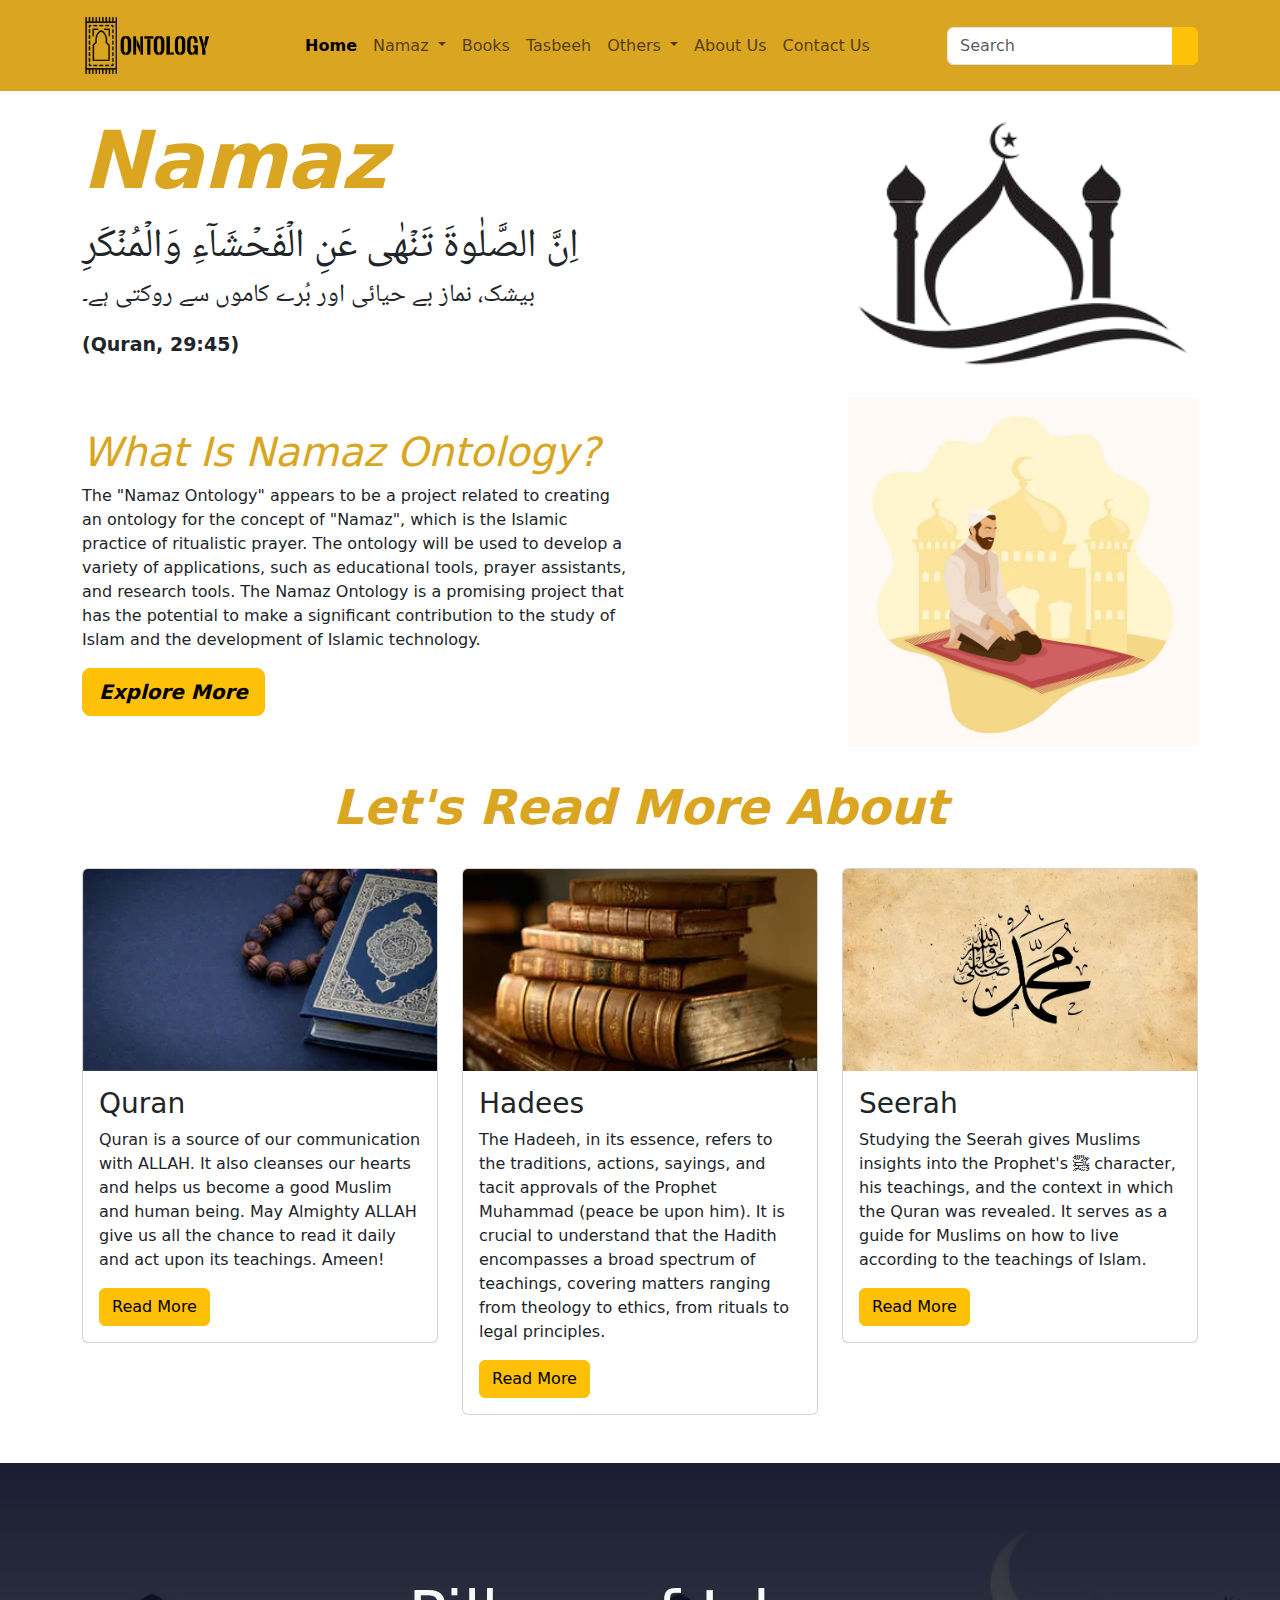
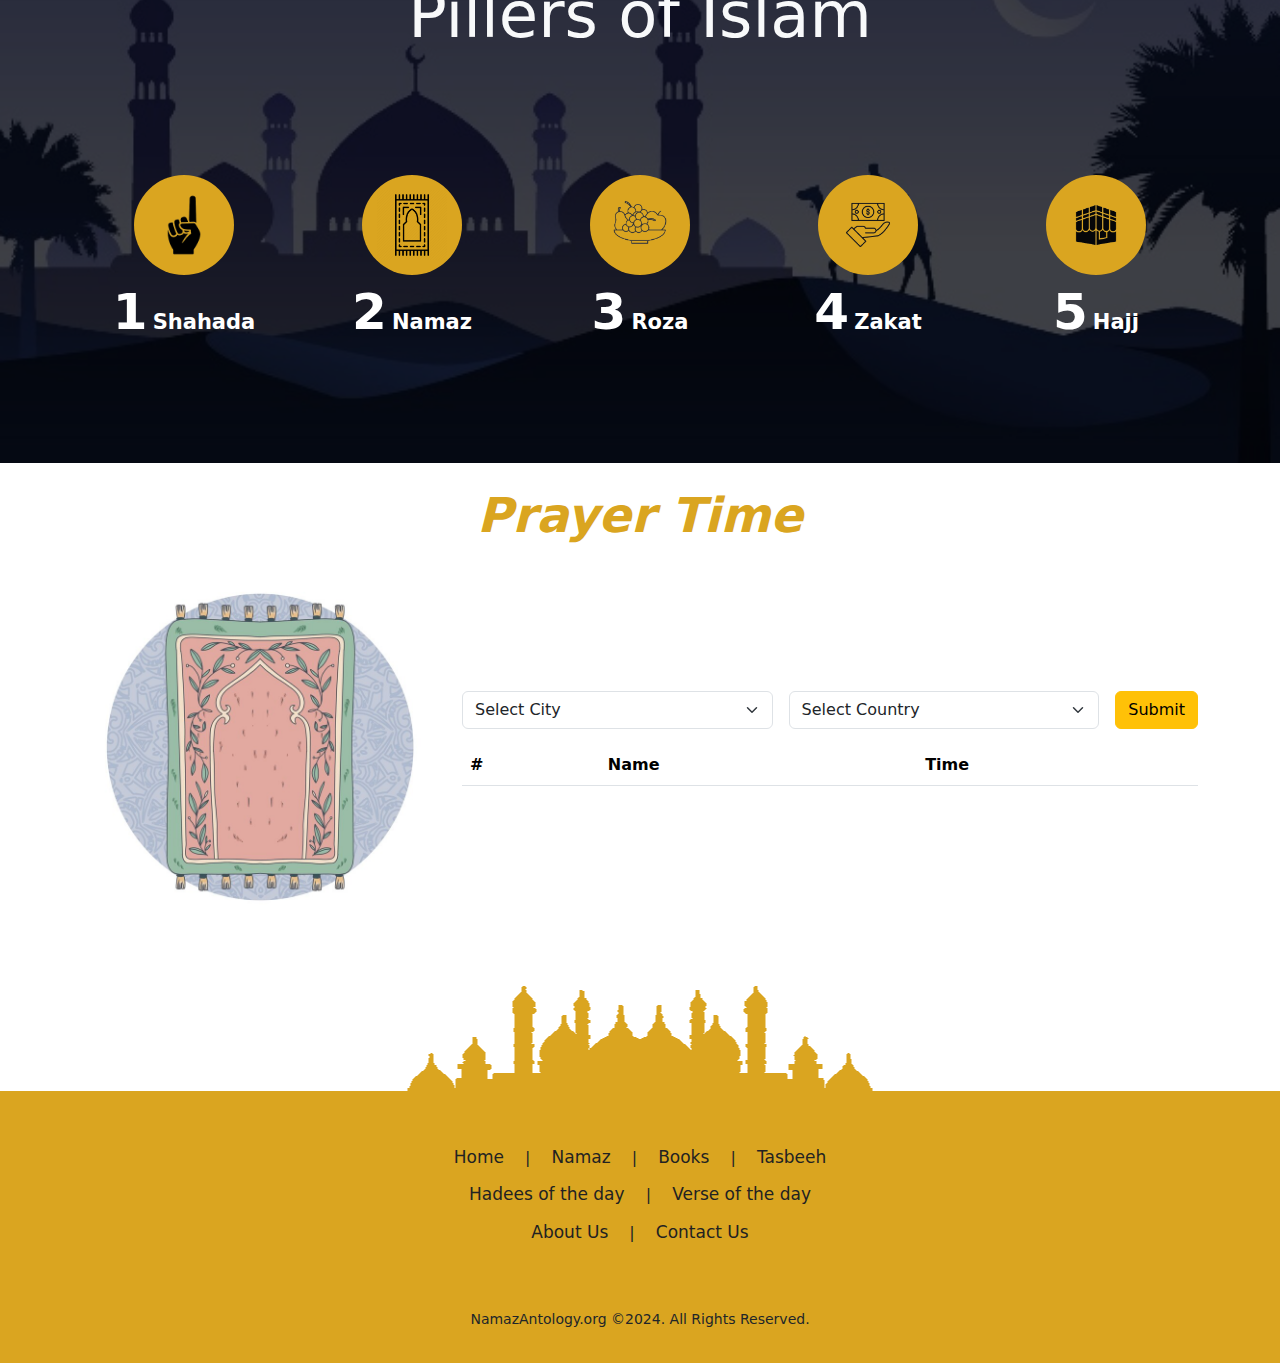
<file: index.html>
<!DOCTYPE html>
<html lang="en">

<head>
  <meta charset="UTF-8">
  <meta name="viewport" content="width=device-width, initial-scale=1.0">
  <title>Namaz Ontology</title>
  <!-- css -->
  <link rel="stylesheet" href="https://cdnjs.cloudflare.com/ajax/libs/font-awesome/6.5.1/css/all.min.css"
    integrity="sha512-DTOQO9RWCH3ppGqcWaEA1BIZOC6xxalwEsw9c2QQeAIftl+Vegovlnee1c9QX4TctnWMn13TZye+giMm8e2LwA=="
    crossorigin="anonymous" referrerpolicy="no-referrer" />
  <link rel="stylesheet" href="css/bootstrap.css">
  <link rel="stylesheet" href="css/style.css">
  <link rel="stylesheet" href="css/respossive.css">
  <!-- jquery -->
  <script src="js/jquery-3.7.1.js"></script>
</head>

<body>
  <!-- navbar -->
  <nav class="navbar navbar-expand-lg" id="myNavbar">
    <div class="container">
      <a class="navbar-brand fw-bold" href="index.html">
        <img src="img/logo.png" alt="">
      </a>
      <button class="navbar-toggler" type="button" data-bs-toggle="collapse" data-bs-target="#navbarContent">
        <span class="navbar-toggler-icon"></span>
      </button>
      <div class="collapse navbar-collapse" id="navbarContent">
        <ul class="navbar-nav mx-auto mb-2 mb-lg-0">
          <li class="nav-item">
            <a class="nav-link active" href="index.html">Home</a>
          </li>
          <li class="nav-item dropdown">
            <a class="nav-link dropdown-toggle" href="#" role="button" data-bs-toggle="dropdown" aria-expanded="false">
              Namaz
            </a>
            <ul class="dropdown-menu">
              <li><a class="dropdown-item" href="#prayers_time">Prayers Time</a></li>
              <li><a class="dropdown-item text-end font-urdu" href="namaz.html#namaz_ke_farz">نماز کے فرائض</a></li>
              <li><a class="dropdown-item text-end font-urdu" href="namaz.html#wozoo_ke_farz">وضو کے فرائض</a></li>
              <li><a class="dropdown-item text-end font-urdu" href="namaz.html#ghusal_ke_farz">غسل کے فرائض</a></li>
              <li><a class="dropdown-item text-end font-urdu" href="namaz.html#namaz_ka_tarika">نماز کا طریقہ</a></li>
              <li><a class="dropdown-item text-end font-urdu" href="namaz.html#wazoo_ka_tarika">وضو کا طریقہ</a></li>
              <li><a class="dropdown-item" href="namaz.html#other_content">Other Related Content</a></li>
            </ul>
          </li>
          <li class="nav-item">
            <a class="nav-link" href="books.html">Books</a>
          </li>
          <li class="nav-item">
            <a class="nav-link" href="tasbeeh.html">Tasbeeh</a>
          </li>
          <li class="nav-item dropdown">
            <a class="nav-link dropdown-toggle" href="#" role="button" data-bs-toggle="dropdown" aria-expanded="false">
              Others
            </a>
            <ul class="dropdown-menu">
              <li><a class="dropdown-item" href="others.html#ayat_of_the_day">Quranic verse of the day</a></li>
              <li><a class="dropdown-item" href="others.html#hadees_of_the_day">Hadees of the day</a></li>
              <li><a class="dropdown-item" href="scholars.html">Islamic scholars</a></li>
            </ul>
          </li>
          <li class="nav-item">
            <a class="nav-link" href="about.html">About Us</a>
          </li>
          <li class="nav-item">
            <a class="nav-link" href="contact.html">Contact Us</a>
          </li>
        </ul>
        <form class="input-group w-auto" role="search">
          <input class="form-control" type="search" placeholder="Search">
          <button class="btn btn-warning" type="submit">
            <i class="fa-solid fa-magnifying-glass"></i>
          </button>
        </form>
      </div>
    </div>
  </nav>


  <!--  -->
  <div class="container pt-3" id="home_section1">
    <div class="row align-items-center">
      <div class="col-12 col-sm-8 col-lg-6">
        <div class="">
          <h1 class="heading-main display-1">Namaz</h1>
          <p class="ayat">
            اِنَّ الصَّلٰوةَ تَنۡهٰى عَنِ الۡفَحۡشَآءِ وَالۡمُنۡكَرِ
          </p>
          <p class="ayat-urdu">
            بیشک، نماز بے حیائی اور بُرے کاموں سے روکتی ہے۔
          </p>
          <p class="ayat-ref">
            (Quran, 29:45)
          </p>
        </div>
      </div>
      <div class="col-12 col-sm-4 col-lg-6 order-first order-sm-last">
        <div class="text-center text-sm-end">
          <img src="img/masjid.png" class="w-100" style="max-width: 350px;">
        </div>
      </div>
    </div>
  </div>


  <!--  -->
  <div class="container py-3">
    <div class="row align-items-center row-cols-1 row-cols-md-2">
      <div class="col">
        <div class="">
          <h1 class="text-gold fst-italic">
            What Is Namaz Ontology?
          </h1>
          <p>
            The "Namaz Ontology" appears to be a project related to creating an ontology for the concept of "Namaz", which is the Islamic practice of ritualistic prayer. The ontology will be used to develop a variety of applications, such as educational tools, prayer assistants, and research tools. The Namaz Ontology is a promising project that has the potential to make a significant contribution to the study of Islam and the development of Islamic technology.
          </p>
          <a href="about.html" class="btn btn-lg btn-warning fst-italic fw-semibold">
            Explore More
          </a>
        </div>
      </div>
      <div class="col">
        <div class="text-center text-md-end">
          <img src="img/home-namaz.avif" style="max-width: 350px; width: 100%;">
        </div>
      </div>
    </div>
  </div>


  <!-- -->
  <div class="container py-3 pb-5" id="home_section3">
    <h1 class="mb-4 pb-2 text-gold text-center fst-italic fw-bolder display-5">
      Let's Read More About
    </h1>
    <div class="row row-cols-1 row-cols-sm-2 row-cols-lg-3 g-4">
      <div class="col">
        <div class="card">
          <img src="img/quran-home-img.webp" class="card-img-top" alt="...">
          <div class="card-body">
            <h3 class="card-title">Quran</h3>
            <p class="card-text">
              Quran is a source of our communication with ALLAH. It also cleanses our hearts and helps us become a good Muslim and human being. May Almighty ALLAH give us all the chance to read it daily and act upon its teachings. Ameen!
            </p>
            <a href="quran.html" class="btn btn-warning">
              Read More <i class="fa-solid fa-angles-right"></i>
            </a>
          </div>
        </div>
      </div>
      <div class="col">
        <div class="card">
          <img src="img/hadith-home-img.webp" class="card-img-top" alt="...">
          <div class="card-body">
            <h3 class="card-title">Hadees</h3>
            <p class="card-text">
              The Hadeeh, in its essence, refers to the traditions, actions, sayings, and tacit approvals of the Prophet Muhammad (peace be upon him). It is crucial to understand that the Hadith encompasses a broad spectrum of teachings, covering matters ranging from theology to ethics, from rituals to legal principles.
            </p>
            <a href="hadees.html" class="btn btn-warning">
              Read More <i class="fa-solid fa-angles-right"></i>
            </a>
          </div>
        </div>
      </div>
      <div class="col">
        <div class="card">
          <img src="img/seerah-home-img.webp" class="card-img-top" alt="...">
          <div class="card-body">
            <h3 class="card-title">Seerah</h3>
            <p class="card-text">
              Studying the Seerah gives Muslims insights into the Prophet's ﷺ character, his teachings, and the context in which the Quran was revealed. It serves as a guide for Muslims on how to live according to the teachings of Islam.
            </p>
            <a href="seerah.html" class="btn btn-warning">
              Read More <i class="fa-solid fa-angles-right"></i>
            </a>
          </div>
        </div>
      </div>
    </div>
  </div>




  <!--  -->
  <div id="pillers_section">
    <h1 class="text-center display-3 text-light">Pillers of Islam</h1>
    <div class="container">
      <div class="row row-cols-2 row-cols-md-5 gy-4 justify-content-center">
        <div class="col">
          <div class="piller-card">
            <div class="card-circle">
              <img src="img/piller-1.png" alt="">
            </div>
            <span class="p-number">1</span>
            <span class="p-name">Shahada</span>
          </div>
        </div>
        <div class="col">
          <div class="piller-card">
            <div class="card-circle">
              <img src="img/piller-2.png" alt="">
            </div>
            <span class="p-number">2</span>
            <span class="p-name">Namaz</span>
          </div>
        </div>
        <div class="col">
          <div class="piller-card">
            <div class="card-circle">
              <img src="img/piller-3.png" alt="">
            </div>
            <span class="p-number">3</span>
            <span class="p-name">Roza</span>
          </div>
        </div>
        <div class="col">
          <div class="piller-card">
            <div class="card-circle">
              <img src="img/piller-4.png" alt="">
            </div>
            <span class="p-number">4</span>
            <span class="p-name">Zakat</span>
          </div>
        </div>
        <div class="col">
          <div class="piller-card">
            <div class="card-circle">
              <img src="img/piller-5.png" alt="">
            </div>
            <span class="p-number">5</span>
            <span class="p-name">Hajj</span>
          </div>
        </div>
      </div>
    </div>
  </div>




  <!--  -->
  <div class="container py-3 pt-4" id="prayers_time">
    <h1 class="mb-4 text-gold text-center fst-italic fw-bolder display-5">
      Prayer Time
    </h1>
    <div class="row align-items-center gy-4">
      <div class="col-12 col-lg-4">
        <img src="img/home-namaz-2.jpg" alt="" class="w-100 namaz-player-img">
      </div>
      <div class="col-12 col-lg-8">
        <form class="d-flex gap-3 mb-3 flex-sm-row flex-column" id="namaz_time_form">
          <select class="form-select" name="city">
            <option selected>Select City</option>
          </select>
          <select class="form-select" name="country">
            <option selected>Select Country</option>
            <option value="1">Pakistan</option>
          </select>
          <button class="btn btn-warning">Submit</button>
        </form>
        <table class="table">
          <thead>
            <tr>
              <th>#</th>
              <th>Name</th>
              <th>Time</th>
            </tr>
          </thead>
          <tbody id="prayerTimes"></tbody>
        </table>
      </div>
    </div>
  </div>


  <!--  -->
  <div id="footer">
    <img src="img/f-masjid.png" alt="" class="footer-img">
    <div class="text-center">
      <div class="footer-links">
        <a href="index.html">Home</a> |
        <a href="namaz.html">Namaz</a> |
        <a href="books.html">Books</a> |
        <a href="tasbeeh.html">Tasbeeh</a>
      </div>
      <div class="footer-links">
        <a href="others.html#hadees_of_the_day">Hadees of the day</a> |
        <a href="others.html#ayat_of_the_day">Verse of the day</a>
      </div>
      <div class="footer-links">
        <a href="about.html">About Us</a> |
        <a href="contact.html">Contact Us</a>
      </div>
      <div class="footer-icons py-2">
        <a href="#"><i class="fab fa-facebook-f"></i></a>
        <a href="#"><i class="fab fa-instagram"></i></a>
        <a href="#"><i class="fab fa-twitter"></i></a>
        <a href="#"><i class="fab fa-youtube"></i></a>
      </div>
      <p><small>NamazAntology.org ©2024. All Rights Reserved.</small></p>
    </div>
  </div>



  <!-- script -->
  <script src="js/bootstrap.bundle.js"></script>
  <script src="js/app.js"></script>
</body>

</html>
</file>
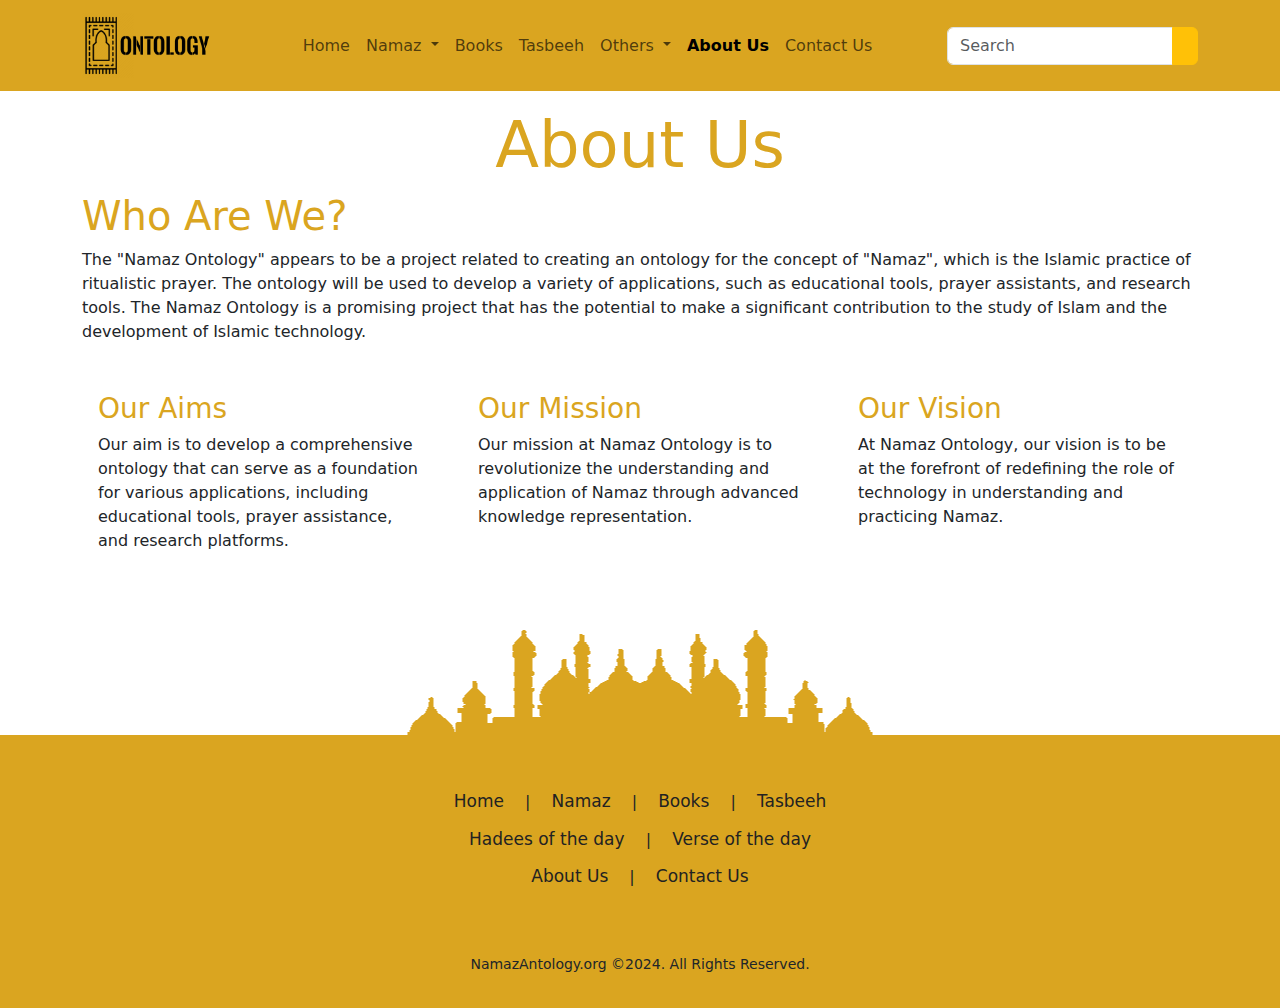
<file: about.html>
<!DOCTYPE html>
<html lang="en">

<head>
  <meta charset="UTF-8">
  <meta name="viewport" content="width=device-width, initial-scale=1.0">
  <title>Namaz Ontology</title>
  <!-- css -->
  <link rel="stylesheet" href="https://cdnjs.cloudflare.com/ajax/libs/font-awesome/6.5.1/css/all.min.css"
    integrity="sha512-DTOQO9RWCH3ppGqcWaEA1BIZOC6xxalwEsw9c2QQeAIftl+Vegovlnee1c9QX4TctnWMn13TZye+giMm8e2LwA=="
    crossorigin="anonymous" referrerpolicy="no-referrer" />
  <link rel="stylesheet" href="css/bootstrap.css">
  <link rel="stylesheet" href="css/style.css">
  <link rel="stylesheet" href="css/respossive.css">
</head>

<body>
  <!-- navbar -->
  <nav class="navbar navbar-expand-lg py-2" id="myNavbar">
    <div class="container">
      <a class="navbar-brand fw-bold" href="index.html">
        <img src="img/logo.png" alt="">
      </a>
      <button class="navbar-toggler" type="button" data-bs-toggle="collapse" data-bs-target="#navbarContent">
        <span class="navbar-toggler-icon"></span>
      </button>
      <div class="collapse navbar-collapse" id="navbarContent">
        <ul class="navbar-nav mx-auto mb-2 mb-lg-0">
          <li class="nav-item">
            <a class="nav-link" href="index.html">Home</a>
          </li>
          <li class="nav-item dropdown">
            <a class="nav-link dropdown-toggle" href="#" role="button" data-bs-toggle="dropdown" aria-expanded="false">
              Namaz
            </a>
            <ul class="dropdown-menu">
              <li><a class="dropdown-item" href="#prayers_time">Prayers Time</a></li>
              <li><a class="dropdown-item text-end font-urdu" href="namaz.html#namaz_ke_farz">نماز کے فرائض</a></li>
              <li><a class="dropdown-item text-end font-urdu" href="namaz.html#wozoo_ke_farz">وضو کے فرائض</a></li>
              <li><a class="dropdown-item text-end font-urdu" href="namaz.html#ghusal_ke_farz">غسل کے فرائض</a></li>
              <li><a class="dropdown-item text-end font-urdu" href="namaz.html#namaz_ka_tarika">نماز کا طریقہ</a></li>
              <li><a class="dropdown-item text-end font-urdu" href="namaz.html#wazoo_ka_tarika">وضو کا طریقہ</a></li>
              <li><a class="dropdown-item" href="namaz.html#other_content">Other Related Content</a></li>
            </ul>
          </li>
          <li class="nav-item">
            <a class="nav-link" href="books.html">Books</a>
          </li>
          <li class="nav-item">
            <a class="nav-link" href="tasbeeh.html">Tasbeeh</a>
          </li>
          <li class="nav-item dropdown">
            <a class="nav-link dropdown-toggle" href="#" role="button" data-bs-toggle="dropdown" aria-expanded="false">
              Others
            </a>
            <ul class="dropdown-menu">
              <li><a class="dropdown-item" href="others.html#ayat_of_the_day">Quranic verse of the day</a></li>
              <li><a class="dropdown-item" href="others.html#hadees_of_the_day">Hadees of the day</a></li>
              <li><a class="dropdown-item" href="scholars.html">Islamic scholars</a></li>
            </ul>
          </li>
          <li class="nav-item">
            <a class="nav-link active" href="about.html">About Us</a>
          </li>
          <li class="nav-item">
            <a class="nav-link" href="contact.html">Contact Us</a>
          </li>
        </ul>
        <form class="input-group w-auto" role="search">
          <input class="form-control" type="search" placeholder="Search">
          <button class="btn btn-warning" type="submit">
            <i class="fa-solid fa-magnifying-glass"></i>
          </button>
        </form>
      </div>
    </div>
  </nav>




  <!--  -->
  <div class="container pt-3">
   <h1 class="text-gold text-center display-3">About Us</h1>
   <h1 class="text-gold">Who Are We?</h1>
   <p class="">
    The "Namaz Ontology" appears to be a project related to creating an ontology for the concept of "Namaz", which is the Islamic practice of ritualistic prayer. The ontology will be used to develop a variety of applications, such as educational tools, prayer assistants, and research tools. The Namaz Ontology is a promising project that has the potential to make a significant contribution to the study of Islam and the development of Islamic technology.
   </p>
   <div class="row row-cols-1 row-cols-sm-2 row-cols-lg-3 pt-3">
      <div class="col">
         <div class="about-card">
            <h3 class="text-gold heading-main">Our Aims</h3>
            <p>
              Our aim is to develop a comprehensive ontology that can serve as a foundation for various applications, including educational tools, prayer assistance, and research platforms.
            </p>
         </div>
      </div>
      <div class="col">
         <div class="about-card">
            <h3 class="text-gold heading-main">Our Mission</h3>
            <p>
              Our mission at Namaz Ontology is to revolutionize the understanding and application of Namaz through advanced knowledge representation. 
            </p>
         </div>
      </div>
      <div class="col">
         <div class="about-card">
            <h3 class="text-gold heading-main">Our Vision</h3>
            <p>
              At Namaz Ontology, our vision is to be at the forefront of redefining the role of technology in understanding and practicing Namaz. 
            </p>
         </div>
      </div>
   </div>
  </div>





  <!--  -->
  <div id="footer">
    <img src="img/f-masjid.png" alt="" class="footer-img">
    <div class="text-center">
      <div class="footer-links">
        <a href="index.html">Home</a> |
        <a href="namaz.html">Namaz</a> |
        <a href="books.html">Books</a> |
        <a href="tasbeeh.html">Tasbeeh</a>
      </div>
      <div class="footer-links">
        <a href="others.html#hadees_of_the_day">Hadees of the day</a> |
        <a href="others.html#ayat_of_the_day">Verse of the day</a>
      </div>
      <div class="footer-links">
        <a href="about.html">About Us</a> |
        <a href="contact.html">Contact Us</a>
      </div>
      <div class="footer-icons py-2">
        <a href="#"><i class="fab fa-facebook-f"></i></a>
        <a href="#"><i class="fab fa-instagram"></i></a>
        <a href="#"><i class="fab fa-twitter"></i></a>
        <a href="#"><i class="fab fa-youtube"></i></a>
      </div>
      <p><small>NamazAntology.org ©2024. All Rights Reserved.</small></p>
    </div>
  </div>



  <!-- script -->
  <script src="js/bootstrap.bundle.js"></script>
</body>

</html>
</file>
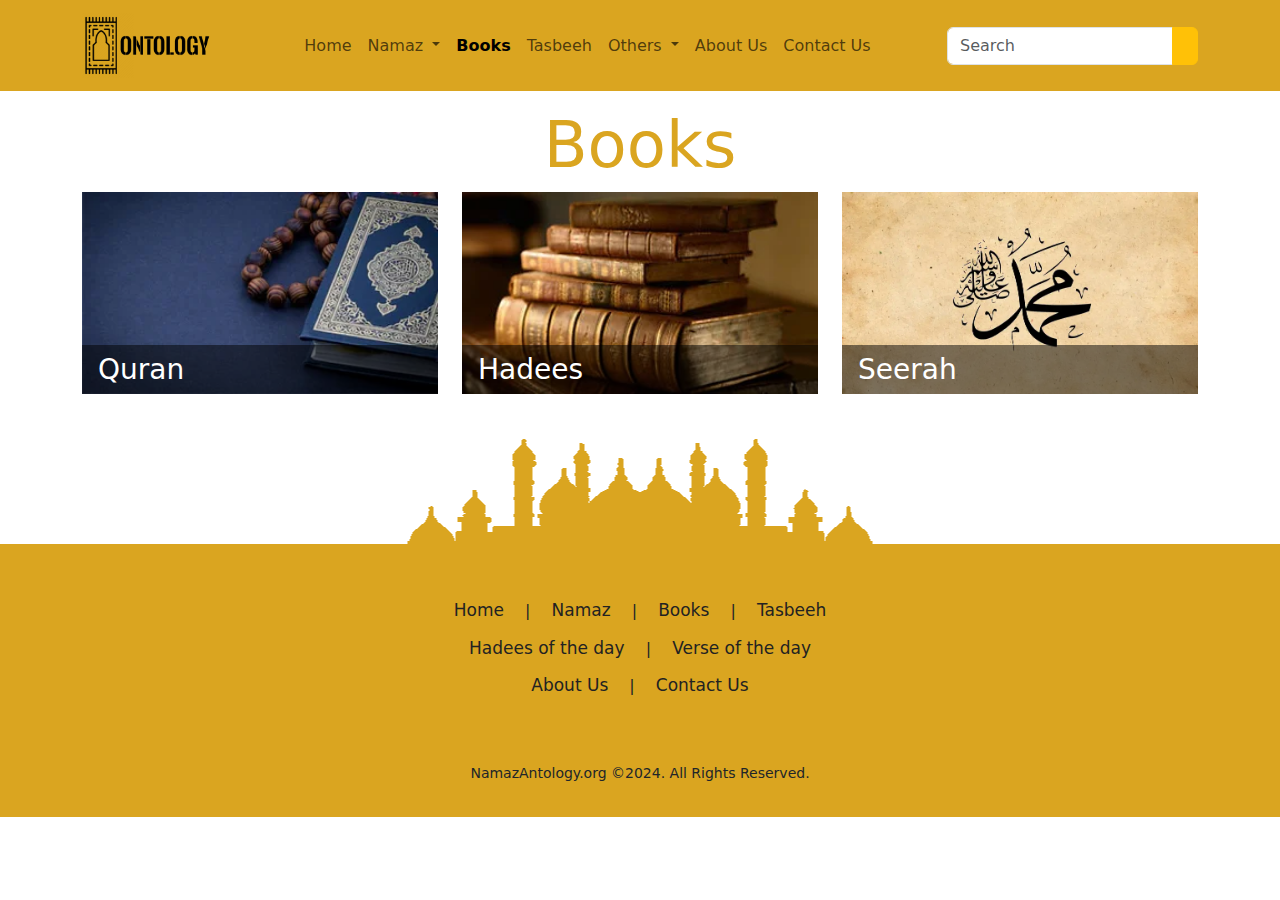
<file: books.html>
<!DOCTYPE html>
<html lang="en">

<head>
  <meta charset="UTF-8">
  <meta name="viewport" content="width=device-width, initial-scale=1.0">
  <title>Namaz Ontology</title>
  <!-- css -->
  <link rel="stylesheet" href="https://cdnjs.cloudflare.com/ajax/libs/font-awesome/6.5.1/css/all.min.css"
    integrity="sha512-DTOQO9RWCH3ppGqcWaEA1BIZOC6xxalwEsw9c2QQeAIftl+Vegovlnee1c9QX4TctnWMn13TZye+giMm8e2LwA=="
    crossorigin="anonymous" referrerpolicy="no-referrer" />
  <link rel="stylesheet" href="css/bootstrap.css">
  <link rel="stylesheet" href="css/style.css">
  <link rel="stylesheet" href="css/respossive.css">
</head>

<body>
  <!-- navbar -->
  <nav class="navbar navbar-expand-lg py-2" id="myNavbar">
    <div class="container">
      <a class="navbar-brand fw-bold" href="index.html">
        <img src="img/logo.png" alt="">
      </a>
      <button class="navbar-toggler" type="button" data-bs-toggle="collapse" data-bs-target="#navbarContent">
        <span class="navbar-toggler-icon"></span>
      </button>
      <div class="collapse navbar-collapse" id="navbarContent">
        <ul class="navbar-nav mx-auto mb-2 mb-lg-0">
          <li class="nav-item">
            <a class="nav-link" href="index.html">Home</a>
          </li>
          <li class="nav-item dropdown">
            <a class="nav-link dropdown-toggle" href="#" role="button" data-bs-toggle="dropdown" aria-expanded="false">
              Namaz
            </a>
            <ul class="dropdown-menu">
              <li><a class="dropdown-item" href="namaz.html#prayers_time">Prayers Time</a></li>
              <li><a class="dropdown-item text-end font-urdu" href="namaz.html#namaz_ke_farz">نماز کے فرائض</a></li>
              <li><a class="dropdown-item text-end font-urdu" href="namaz.html#wozoo_ke_farz">وضو کے فرائض</a></li>
              <li><a class="dropdown-item text-end font-urdu" href="namaz.html#ghusal_ke_farz">غسل کے فرائض</a></li>
              <li><a class="dropdown-item text-end font-urdu" href="namaz.html#namaz_ka_tarika">نماز کا طریقہ</a></li>
              <li><a class="dropdown-item text-end font-urdu" href="namaz.html#wazoo_ka_tarika">وضو کا طریقہ</a></li>
              <li><a class="dropdown-item" href="namaz.html#other_content">Other Related Content</a></li>
            </ul>
          </li>
          <li class="nav-item">
            <a class="nav-link active" href="books.html">Books</a>
          </li>
          <li class="nav-item">
            <a class="nav-link" href="tasbeeh.html">Tasbeeh</a>
          </li>
          <li class="nav-item dropdown">
            <a class="nav-link dropdown-toggle" href="#" role="button" data-bs-toggle="dropdown" aria-expanded="false">
              Others
            </a>
            <ul class="dropdown-menu">
              <li><a class="dropdown-item" href="others.html#ayat_of_the_day">Quranic verse of the day</a></li>
              <li><a class="dropdown-item" href="others.html#hadees_of_the_day">Hadees of the day</a></li>
              <li><a class="dropdown-item" href="scholars.html">Islamic scholars</a></li>
            </ul>
          </li>
          <li class="nav-item">
            <a class="nav-link" href="about.html">About Us</a>
          </li>
          <li class="nav-item">
            <a class="nav-link" href="contact.html">Contact Us</a>
          </li>
        </ul>
        <form class="input-group w-auto" role="search">
          <input class="form-control" type="search" placeholder="Search">
          <button class="btn btn-warning" type="submit">
            <i class="fa-solid fa-magnifying-glass"></i>
          </button>
        </form>
      </div>
    </div>
  </nav>




  <!--  -->
  <div class="container pt-3" id="books_section">
    <h1 class="text-gold text-center display-3">Books</h1>
    <div class="row row-cols-1 row-cols-sm-2 row-cols-lg-3 g-4">
      <div class="col">
        <a href="quran.html" class="my-card">
          <img class="w-100" src="img/quran-home-img.webp" alt="">
          <h3 class="my-card-title">Quran</h3>
        </a>
      </div>
      <div class="col">
        <a href="hadees.html" class="my-card">
          <img class="w-100" src="img/hadith-home-img.webp" alt="">
          <h3 class="my-card-title">Hadees</h3>
        </a>
      </div>
      <div class="col">
        <a href="seerah.html" class="my-card">
          <img class="w-100" src="img/seerah-home-img.webp" alt="">
          <h3 class="my-card-title">Seerah</h3>
        </a>
      </div>
    </div>
  </div>





    <!--  -->
    <div id="footer">
      <img src="img/f-masjid.png" alt="" class="footer-img">
      <div class="text-center">
        <div class="footer-links">
          <a href="index.html">Home</a> |
          <a href="namaz.html">Namaz</a> |
          <a href="books.html">Books</a> |
          <a href="tasbeeh.html">Tasbeeh</a>
        </div>
        <div class="footer-links">
          <a href="others.html#hadees_of_the_day">Hadees of the day</a> |
          <a href="others.html#ayat_of_the_day">Verse of the day</a>
        </div>
        <div class="footer-links">
          <a href="about.html">About Us</a> |
          <a href="contact.html">Contact Us</a>
        </div>
        <div class="footer-icons py-2">
          <a href="#"><i class="fab fa-facebook-f"></i></a>
          <a href="#"><i class="fab fa-instagram"></i></a>
          <a href="#"><i class="fab fa-twitter"></i></a>
          <a href="#"><i class="fab fa-youtube"></i></a>
        </div>
        <p><small>NamazAntology.org ©2024. All Rights Reserved.</small></p>
      </div>
    </div>



  <!-- script -->
  <script src="js/bootstrap.bundle.js"></script>
</body>

</html>
</file>
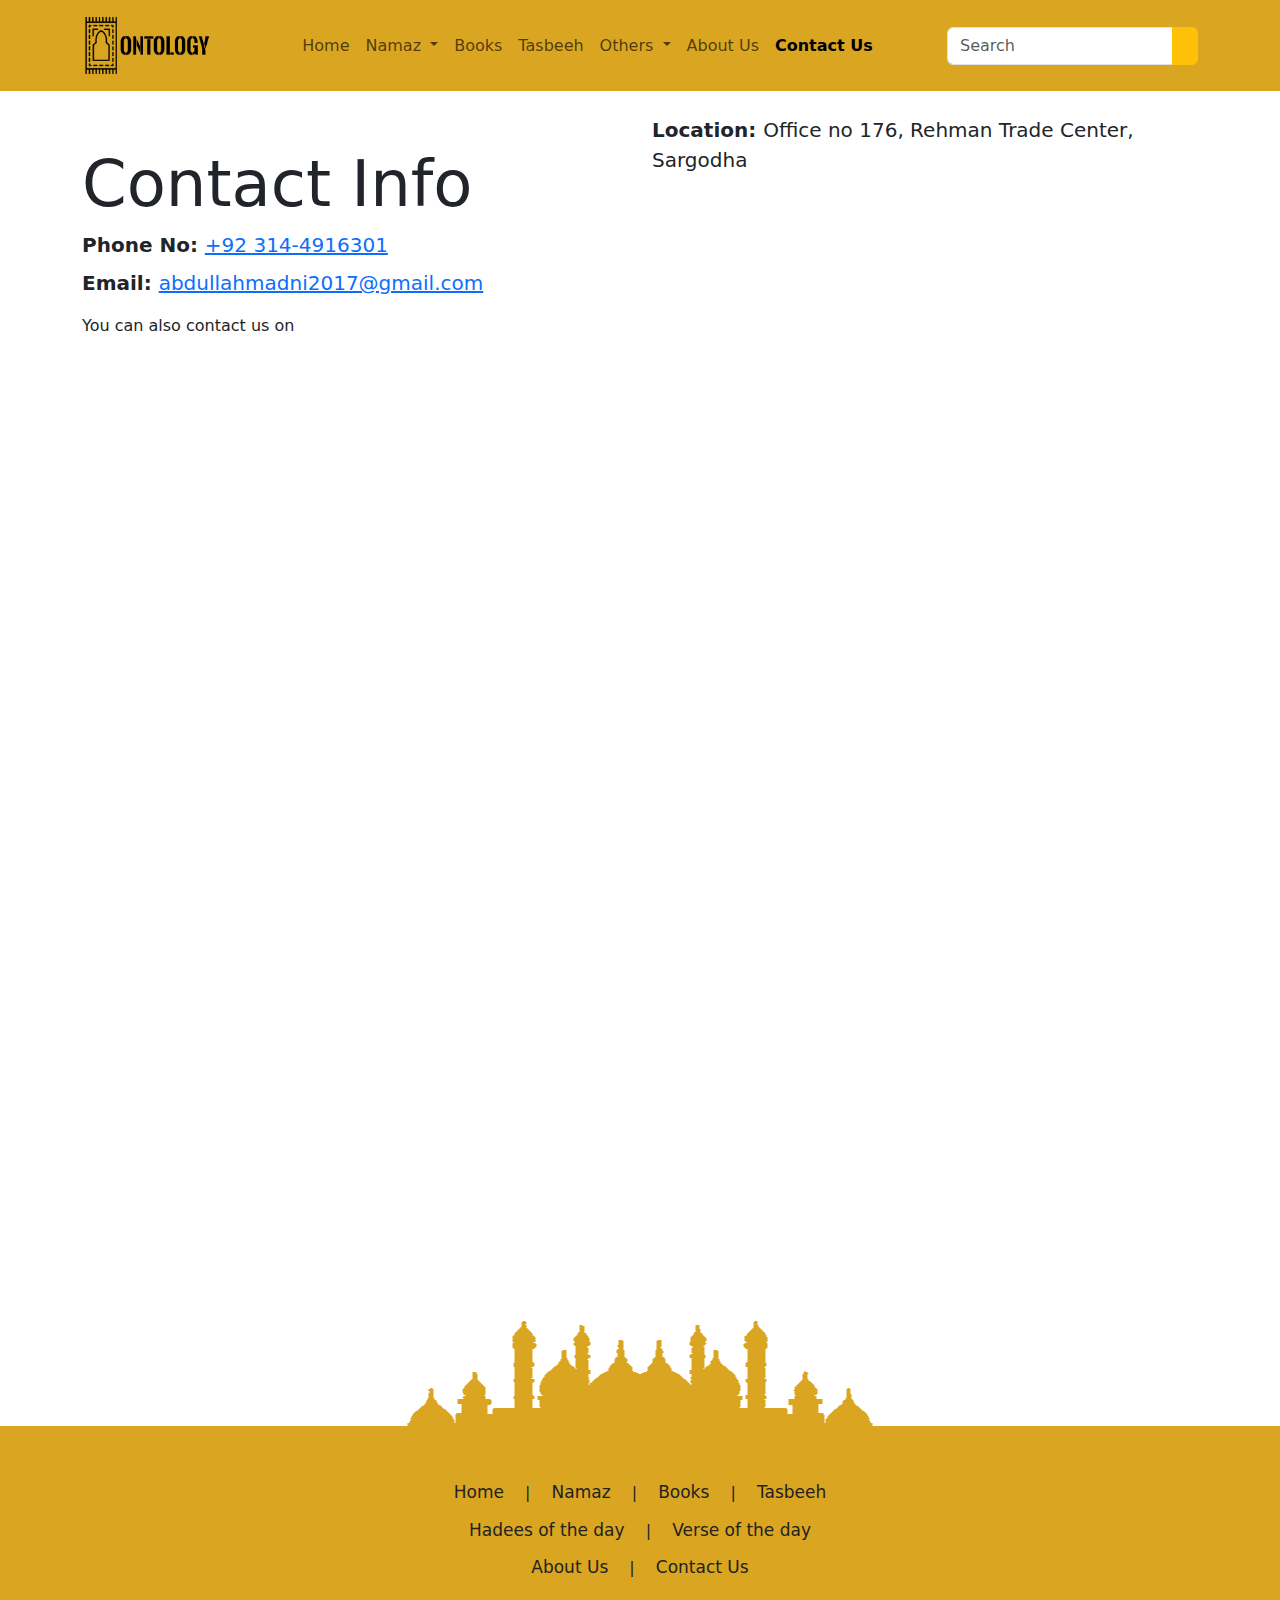
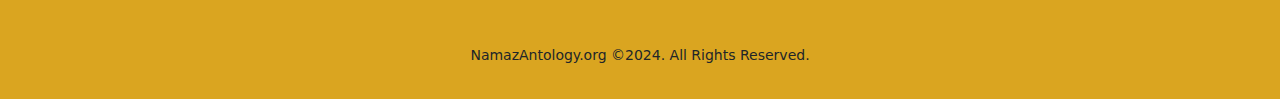
<file: contact.html>
<!DOCTYPE html>
<html lang="en">

<head>
  <meta charset="UTF-8">
  <meta name="viewport" content="width=device-width, initial-scale=1.0">
  <title>Namaz Ontology</title>
  <!-- css -->
  <link rel="stylesheet" href="https://cdnjs.cloudflare.com/ajax/libs/font-awesome/6.5.1/css/all.min.css"
    integrity="sha512-DTOQO9RWCH3ppGqcWaEA1BIZOC6xxalwEsw9c2QQeAIftl+Vegovlnee1c9QX4TctnWMn13TZye+giMm8e2LwA=="
    crossorigin="anonymous" referrerpolicy="no-referrer" />
  <link rel="stylesheet" href="css/bootstrap.css">
  <link rel="stylesheet" href="css/style.css">
  <link rel="stylesheet" href="css/respossive.css">
  <!-- jquery -->
  <script src="js/jquery-3.7.1.js"></script>
</head>

<body>
  <!-- navbar -->
  <nav class="navbar navbar-expand-lg py-2" id="myNavbar">
    <div class="container">
      <a class="navbar-brand fw-bold" href="index.html">
        <img src="img/logo.png" alt="">
      </a>
      <button class="navbar-toggler" type="button" data-bs-toggle="collapse" data-bs-target="#navbarContent">
        <span class="navbar-toggler-icon"></span>
      </button>
      <div class="collapse navbar-collapse" id="navbarContent">
        <ul class="navbar-nav mx-auto mb-2 mb-lg-0">
          <li class="nav-item">
            <a class="nav-link" href="index.html">Home</a>
          </li>
          <li class="nav-item dropdown">
            <a class="nav-link dropdown-toggle" href="#" role="button" data-bs-toggle="dropdown" aria-expanded="false">
              Namaz
            </a>
            <ul class="dropdown-menu">
              <li><a class="dropdown-item" href="#prayers_time">Prayers Time</a></li>
              <li><a class="dropdown-item text-end font-urdu" href="namaz.html#namaz_ke_farz">نماز کے فرائض</a></li>
              <li><a class="dropdown-item text-end font-urdu" href="namaz.html#wozoo_ke_farz">وضو کے فرائض</a></li>
              <li><a class="dropdown-item text-end font-urdu" href="namaz.html#ghusal_ke_farz">غسل کے فرائض</a></li>
              <li><a class="dropdown-item text-end font-urdu" href="namaz.html#namaz_ka_tarika">نماز کا طریقہ</a></li>
              <li><a class="dropdown-item text-end font-urdu" href="namaz.html#wazoo_ka_tarika">وضو کا طریقہ</a></li>
              <li><a class="dropdown-item" href="namaz.html#other_content">Other Related Content</a></li>
            </ul>
          </li>
          <li class="nav-item">
            <a class="nav-link" href="books.html">Books</a>
          </li>
          <li class="nav-item">
            <a class="nav-link" href="tasbeeh.html">Tasbeeh</a>
          </li>
          <li class="nav-item dropdown">
            <a class="nav-link dropdown-toggle" href="#" role="button" data-bs-toggle="dropdown" aria-expanded="false">
              Others
            </a>
            <ul class="dropdown-menu">
              <li><a class="dropdown-item" href="others.html#ayat_of_the_day">Quranic verse of the day</a></li>
              <li><a class="dropdown-item" href="others.html#hadees_of_the_day">Hadees of the day</a></li>
              <li><a class="dropdown-item" href="scholars.html">Islamic scholars</a></li>
            </ul>
          </li>
          <li class="nav-item">
            <a class="nav-link" href="about.html">About Us</a>
          </li>
          <li class="nav-item">
            <a class="nav-link active" href="contact.html">Contact Us</a>
          </li>
        </ul>
        <form class="input-group w-auto" role="search">
          <input class="form-control" type="search" placeholder="Search">
          <button class="btn btn-warning" type="submit">
            <i class="fa-solid fa-magnifying-glass"></i>
          </button>
        </form>
      </div>
    </div>
  </nav>




  <!--  -->
  <div class="container py-3 pt-md-4" id="contact-section">
    <div class="row align-items-center row-cols-1 row-cols-md-2 gy-2">
      <div class="col">
        <div>
          <h1 class="display-3 text-center text-md-start">Contact Info</h1>
          <p class="mb-2 fs-5">
            <b>Phone No: </b>
            <a href="tel:+923144916301">+92 314-4916301</a>
          </p>
          <p class="fs-5">
            <b>Email: </b>
            <a href="mailto:abdullahmadni2017@gmail.com">abdullahmadni2017@gmail.com</a>
          </p>
          <p class="mb-2">You can also contact us on</p>
          <div class="contact-icons text-center text-md-start">
            <a href="#"><i class="fab fa-facebook-f"></i></a>
            <a href="#"><i class="fab fa-instagram"></i></a>
            <a href="#"><i class="fab fa-twitter"></i></a>
            <a href="#"><i class="fab fa-youtube"></i></a>
          </div>
        </div>
      </div>
      <div class="col">
        <div>
          <p class="mb-2 fs-5">
            <b>Location: </b>
            Office no 176, Rehman Trade Center, Sargodha
          </p>
          <div class="ratio ratio-21x9">
            <iframe
              src="https://www.google.com/maps/embed?pb=!1m18!1m12!1m3!1d3380.767974250362!2d72.67440227544891!3d32.07552381950495!2m3!1f0!2f0!3f0!3m2!1i1024!2i768!4f13.1!3m3!1m2!1s0x392177bd02233a21%3A0x710a317a04f389a!2sRehman%20Trade%20Centre!5e0!3m2!1sen!2s!4v1705215911522!5m2!1sen!2s"
              style="border:0;" allowfullscreen="" loading="lazy" referrerpolicy="no-referrer-when-downgrade"></iframe>
          </div>
        </div>
      </div>
    </div>
  </div>



  <!--  -->
  <div class="container text-center pt-3">
    <iframe
      src="https://docs.google.com/forms/d/e/1FAIpQLSe3a6Ri8YklkBN173tsosEYXY31L0-ygf5xIzEavRs1_G8E9A/viewform?embedded=true"
      frameborder="0" marginheight="0" marginwidth="0" id="contactForm">Loading…</iframe>
  </div>




  <!--  -->
  <div id="footer">
    <img src="img/f-masjid.png" alt="" class="footer-img">
    <div class="text-center">
      <div class="footer-links">
        <a href="index.html">Home</a> |
        <a href="namaz.html">Namaz</a> |
        <a href="books.html">Books</a> |
        <a href="tasbeeh.html">Tasbeeh</a>
      </div>
      <div class="footer-links">
        <a href="others.html#hadees_of_the_day">Hadees of the day</a> |
        <a href="others.html#ayat_of_the_day">Verse of the day</a>
      </div>
      <div class="footer-links">
        <a href="about.html">About Us</a> |
        <a href="contact.html">Contact Us</a>
      </div>
      <div class="footer-icons py-2">
        <a href="#"><i class="fab fa-facebook-f"></i></a>
        <a href="#"><i class="fab fa-instagram"></i></a>
        <a href="#"><i class="fab fa-twitter"></i></a>
        <a href="#"><i class="fab fa-youtube"></i></a>
      </div>
      <p><small>NamazAntology.org ©2024. All Rights Reserved.</small></p>
    </div>
  </div>



  <!-- script -->
  <script src="js/bootstrap.bundle.js"></script>
  <script>
    $(document).ready(function () {
      if (window.innerWidth < 992) {
        $('#contact-section .fs-5').removeClass('fs-5').addClass('fs-6');
        $('#contact-section .ratio').removeClass('ratio-21x9').addClass('ratio-16x9')
      }
    })
  </script>
</body>

</html>
</file>
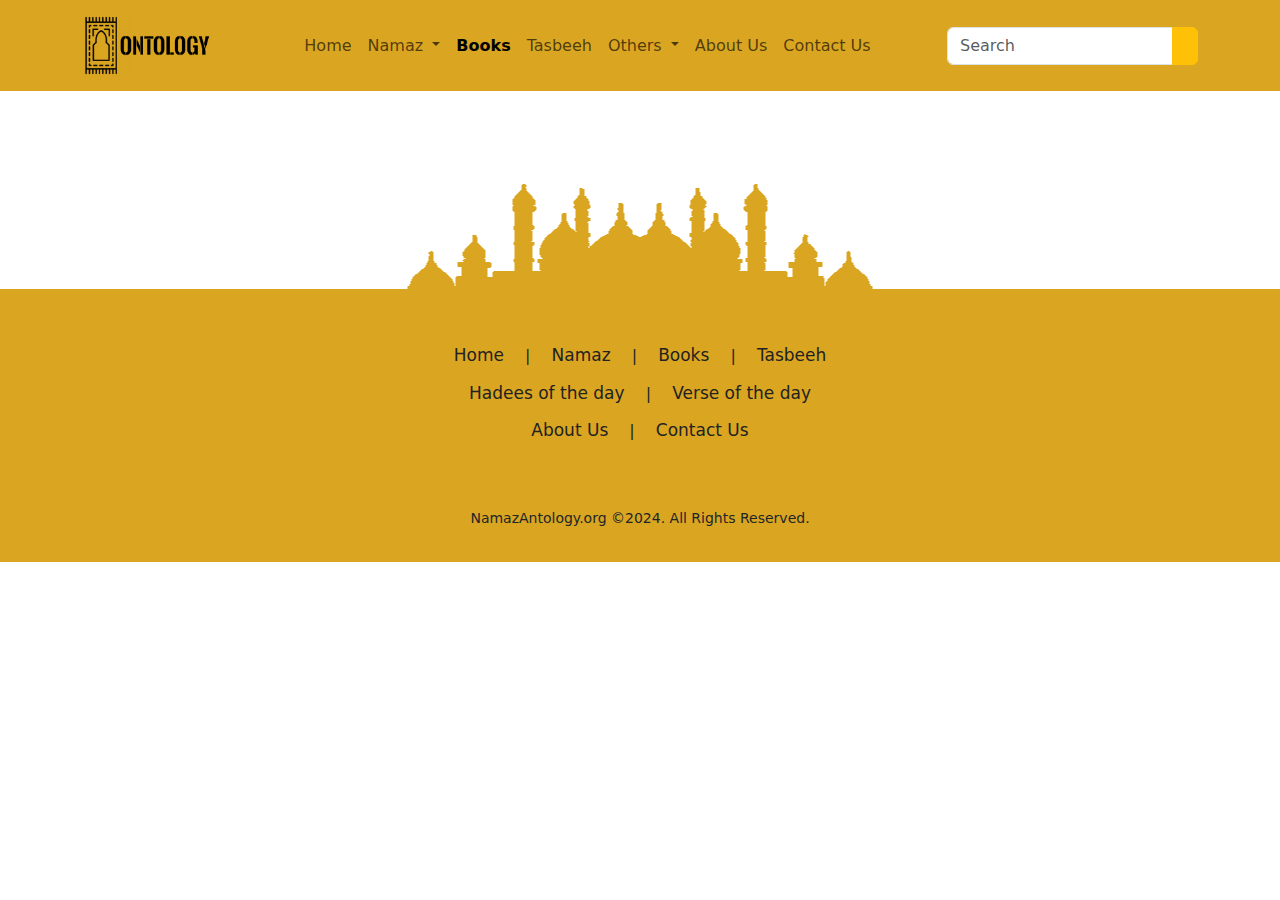
<file: hadees-download.html>
<!DOCTYPE html>
<html lang="en">

<head>
   <meta charset="UTF-8">
   <meta name="viewport" content="width=device-width, initial-scale=1.0">
   <title>Namaz Ontology</title>
   <!-- css -->
   <link rel="stylesheet" href="https://cdnjs.cloudflare.com/ajax/libs/font-awesome/6.5.1/css/all.min.css"
      integrity="sha512-DTOQO9RWCH3ppGqcWaEA1BIZOC6xxalwEsw9c2QQeAIftl+Vegovlnee1c9QX4TctnWMn13TZye+giMm8e2LwA=="
      crossorigin="anonymous" referrerpolicy="no-referrer" />
   <link rel="stylesheet" href="css/bootstrap.css">
   <link rel="stylesheet" href="css/style.css">
   <link rel="stylesheet" href="css/respossive.css">
   <!-- jquery -->
   <script src="js/jquery-3.7.1.js"></script>
</head>

<body>
   <!-- navbar -->
   <nav class="navbar navbar-expand-lg py-2" id="myNavbar">
      <div class="container">
         <a class="navbar-brand fw-bold" href="index.html">
            <img src="img/logo.png" alt="">
         </a>
         <button class="navbar-toggler" type="button" data-bs-toggle="collapse" data-bs-target="#navbarContent">
            <span class="navbar-toggler-icon"></span>
         </button>
         <div class="collapse navbar-collapse" id="navbarContent">
            <ul class="navbar-nav mx-auto mb-2 mb-lg-0">
               <li class="nav-item">
                  <a class="nav-link" href="index.html">Home</a>
               </li>
               <li class="nav-item dropdown">
                  <a class="nav-link dropdown-toggle" href="#" role="button" data-bs-toggle="dropdown"
                     aria-expanded="false">
                     Namaz
                  </a>
                  <ul class="dropdown-menu">
                     <li><a class="dropdown-item" href="namaz.html#prayers_time">Prayers Time</a></li>
                     <li><a class="dropdown-item text-end font-urdu" href="namaz.html#namaz_ke_farz">نماز کے فرائض</a>
                     </li>
                     <li><a class="dropdown-item text-end font-urdu" href="namaz.html#wozoo_ke_farz">وضو کے فرائض</a>
                     </li>
                     <li><a class="dropdown-item text-end font-urdu" href="namaz.html#ghusal_ke_farz">غسل کے فرائض</a>
                     </li>
                     <li><a class="dropdown-item text-end font-urdu" href="namaz.html#namaz_ka_tarika">نماز کا طریقہ</a>
                     </li>
                     <li><a class="dropdown-item text-end font-urdu" href="namaz.html#wazoo_ka_tarika">وضو کا طریقہ</a>
                     </li>
                     <li><a class="dropdown-item" href="namaz.html#other_content">Other Related Content</a></li>
                  </ul>
               </li>
               <li class="nav-item">
                  <a class="nav-link active" href="books.html">Books</a>
               </li>
               <li class="nav-item">
                  <a class="nav-link" href="tasbeeh.html">Tasbeeh</a>
               </li>
               <li class="nav-item dropdown">
                  <a class="nav-link dropdown-toggle" href="#" role="button" data-bs-toggle="dropdown"
                     aria-expanded="false">
                     Others
                  </a>
                  <ul class="dropdown-menu">
                     <li><a class="dropdown-item" href="others.html#ayat_of_the_day">Quranic verse of the day</a></li>
                     <li><a class="dropdown-item" href="others.html#hadees_of_the_day">Hadees of the day</a></li>
                     <li><a class="dropdown-item" href="scholars.html">Islamic scholars</a></li>
                  </ul>
               </li>
               <li class="nav-item">
                  <a class="nav-link" href="about.html">About Us</a>
               </li>
               <li class="nav-item">
                  <a class="nav-link" href="contact.html">Contact Us</a>
               </li>
            </ul>
            <form class="input-group w-auto" role="search">
               <input class="form-control" type="search" placeholder="Search">
               <button class="btn btn-warning" type="submit">
                  <i class="fa-solid fa-magnifying-glass"></i>
               </button>
            </form>
         </div>
      </div>
   </nav>




   <!--  -->
   <div class="container py-3" id="books_section">
      <h1 class="display-3 mb-3 text-center" id="book_name"></h1>
      <ul class="list-group" id="show_data"></ul>
   </div>





   <!--  -->
   <div id="footer">
      <img src="img/f-masjid.png" alt="" class="footer-img">
      <div class="text-center">
         <div class="footer-links">
            <a href="index.html">Home</a> |
            <a href="namaz.html">Namaz</a> |
            <a href="books.html">Books</a> |
            <a href="tasbeeh.html">Tasbeeh</a>
         </div>
         <div class="footer-links">
            <a href="others.html#hadees_of_the_day">Hadees of the day</a> |
            <a href="others.html#ayat_of_the_day">Verse of the day</a>
         </div>
         <div class="footer-links">
            <a href="about.html">About Us</a> |
            <a href="contact.html">Contact Us</a>
         </div>
         <div class="footer-icons py-2">
            <a href="#"><i class="fab fa-facebook-f"></i></a>
            <a href="#"><i class="fab fa-instagram"></i></a>
            <a href="#"><i class="fab fa-twitter"></i></a>
            <a href="#"><i class="fab fa-youtube"></i></a>
         </div>
         <p><small>NamazAntology.org ©2024. All Rights Reserved.</small></p>
      </div>
   </div>



   <!-- script -->
   <script src="js/bootstrap.bundle.js"></script>
   <script>
      showData();

      async function showData() {
         var search_word = location.search.slice(1);
         var all_json = await $.getJSON("hadees-books.json");
         var search_data = [];
         var book_name = '';
         for (var i = 0; i < all_json.length; i++) {
            if (all_json[i].search_word == search_word) {
               book_name = all_json[i].book_name;
               search_data = all_json[i].links;
            }
         }
         $('#book_name').html(book_name);
         search_data.forEach(ele => {
            $('#show_data').append(`
            
            <li class="list-group-item d-flex flex-column flex-sm-row justify-content-between fs-5">
               <span>${ele.title}</span>
               <div>
                  <a href="${ele.url}" class="link-success me-2" download>
                     <i class="fas fa-download"></i>
                  </a>
                  <a href="${ele.url}" target="_blank">
                     <i class="fas fa-eye"></i>
                  </a>   
               </div>
            </li>

            `);
         });
      }
   </script>
</body>

</html>
</file>
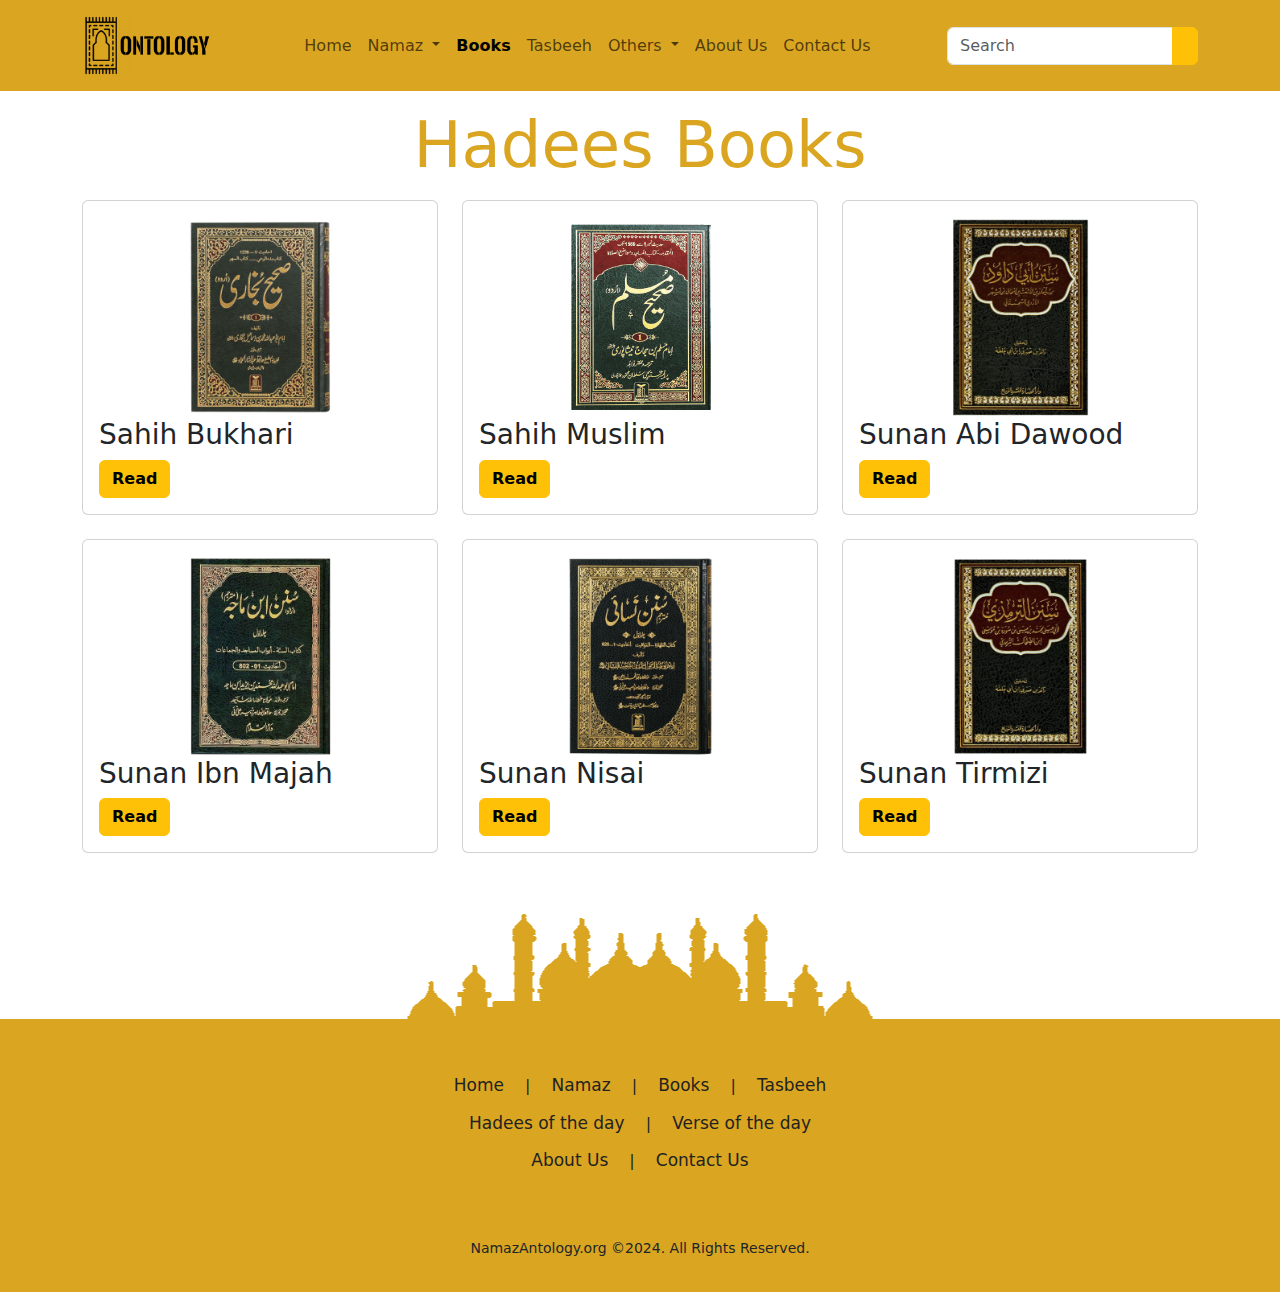
<file: hadees.html>
<!DOCTYPE html>
<html lang="en">

<head>
   <meta charset="UTF-8">
   <meta name="viewport" content="width=device-width, initial-scale=1.0">
   <title>Namaz Ontology</title>
   <!-- css -->
   <link rel="stylesheet" href="https://cdnjs.cloudflare.com/ajax/libs/font-awesome/6.5.1/css/all.min.css"
      integrity="sha512-DTOQO9RWCH3ppGqcWaEA1BIZOC6xxalwEsw9c2QQeAIftl+Vegovlnee1c9QX4TctnWMn13TZye+giMm8e2LwA=="
      crossorigin="anonymous" referrerpolicy="no-referrer" />
   <link rel="stylesheet" href="css/bootstrap.css">
   <link rel="stylesheet" href="css/style.css">
   <link rel="stylesheet" href="css/respossive.css">
</head>

<body>
   <!-- navbar -->
   <nav class="navbar navbar-expand-lg py-2" id="myNavbar">
      <div class="container">
         <a class="navbar-brand fw-bold" href="index.html">
            <img src="img/logo.png" alt="">
         </a>
         <button class="navbar-toggler" type="button" data-bs-toggle="collapse" data-bs-target="#navbarContent">
            <span class="navbar-toggler-icon"></span>
         </button>
         <div class="collapse navbar-collapse" id="navbarContent">
            <ul class="navbar-nav mx-auto mb-2 mb-lg-0">
               <li class="nav-item">
                  <a class="nav-link" href="index.html">Home</a>
               </li>
               <li class="nav-item dropdown">
                  <a class="nav-link dropdown-toggle" href="#" role="button" data-bs-toggle="dropdown"
                     aria-expanded="false">
                     Namaz
                  </a>
                  <ul class="dropdown-menu">
                     <li><a class="dropdown-item" href="namaz.html#prayers_time">Prayers Time</a></li>
                     <li><a class="dropdown-item text-end font-urdu" href="namaz.html#namaz_ke_farz">نماز کے فرائض</a>
                     </li>
                     <li><a class="dropdown-item text-end font-urdu" href="namaz.html#wozoo_ke_farz">وضو کے فرائض</a>
                     </li>
                     <li><a class="dropdown-item text-end font-urdu" href="namaz.html#ghusal_ke_farz">غسل کے فرائض</a>
                     </li>
                     <li><a class="dropdown-item text-end font-urdu" href="namaz.html#namaz_ka_tarika">نماز کا طریقہ</a>
                     </li>
                     <li><a class="dropdown-item text-end font-urdu" href="namaz.html#wazoo_ka_tarika">وضو کا طریقہ</a>
                     </li>
                     <li><a class="dropdown-item" href="namaz.html#other_content">Other Related Content</a></li>
                  </ul>
               </li>
               <li class="nav-item">
                  <a class="nav-link active" href="books.html">Books</a>
               </li>
               <li class="nav-item">
                  <a class="nav-link" href="tasbeeh.html">Tasbeeh</a>
               </li>
               <li class="nav-item dropdown">
                  <a class="nav-link dropdown-toggle" href="#" role="button" data-bs-toggle="dropdown"
                     aria-expanded="false">
                     Others
                  </a>
                  <ul class="dropdown-menu">
                     <li><a class="dropdown-item" href="others.html#ayat_of_the_day">Quranic verse of the day</a></li>
                     <li><a class="dropdown-item" href="others.html#hadees_of_the_day">Hadees of the day</a></li>
                     <li><a class="dropdown-item" href="scholars.html">Islamic scholars</a></li>
                  </ul>
               </li>
               <li class="nav-item">
                  <a class="nav-link" href="about.html">About Us</a>
               </li>
               <li class="nav-item">
                  <a class="nav-link" href="contact.html">Contact Us</a>
               </li>
            </ul>
            <form class="input-group w-auto" role="search">
               <input class="form-control" type="search" placeholder="Search">
               <button class="btn btn-warning" type="submit">
                  <i class="fa-solid fa-magnifying-glass"></i>
               </button>
            </form>
         </div>
      </div>
   </nav>




   <!--  -->
   <div class="container py-3" id="books_section">
      <h1 class="text-gold text-center display-3 mb-3">Hadees Books</h1>
      <div class="row row-cols-1 row-cols-sm-2 row-cols-lg-3 g-4">
         <div class="col">
            <div class="card">
               <div class="card-body">
                  <img class="hadees-book-img" src="img/sahih-bukhari.jpg" />
                  <h3>Sahih Bukhari</h3>
                  <a href="hadees-download.html?sahi-bukhari" class="btn btn-warning fw-semibold">
                     Read <i class="fa-solid fa-angles-right"></i>
                  </a>
               </div>
            </div>
         </div>
         <div class="col">
            <div class="card">
               <div class="card-body">
                  <img class="hadees-book-img" src="img/sahih-muslim.png" />
                  <h3>Sahih Muslim</h3>
                  <a href="hadees-download.html?sahi-muslim" class="btn btn-warning fw-semibold">
                     Read <i class="fa-solid fa-angles-right"></i>
                  </a>
               </div>
            </div>
         </div>
         <div class="col">
            <div class="card">
               <div class="card-body">
                  <img class="hadees-book-img" src="img/SUNAN-ABI-DAWOOD.jpg" />
                  <h3>Sunan Abi Dawood</h3>
                  <a href="#" class="btn btn-warning fw-semibold">
                     Read <i class="fa-solid fa-angles-right"></i>
                  </a>
               </div>
            </div>
         </div>
         <div class="col">
            <div class="card">
               <div class="card-body">
                  <img class="hadees-book-img" src="img/sunan-ibn-majah.jpg" />
                  <h3>Sunan Ibn Majah</h3>
                  <a href="#" class="btn btn-warning fw-semibold">
                     Read <i class="fa-solid fa-angles-right"></i>
                  </a>
               </div>
            </div>
         </div>
         <div class="col">
            <div class="card">
               <div class="card-body">
                  <img class="hadees-book-img" src="img/sunan-nasai.jpg" />
                  <h3>Sunan Nisai</h3>
                  <a href="#" class="btn btn-warning fw-semibold">
                     Read <i class="fa-solid fa-angles-right"></i>
                  </a>
               </div>
            </div>
         </div>
         <div class="col">
            <div class="card">
               <div class="card-body">
                  <img class="hadees-book-img" src="img/Sunan-Tirmizi.jpg" />
                  <h3>Sunan Tirmizi</h3>
                  <a href="#" class="btn btn-warning fw-semibold">
                     Read <i class="fa-solid fa-angles-right"></i>
                  </a>
               </div>
            </div>
         </div>
      </div>
   </div>





   <!--  -->
   <div id="footer">
      <img src="img/f-masjid.png" alt="" class="footer-img">
      <div class="text-center">
         <div class="footer-links">
            <a href="index.html">Home</a> |
            <a href="namaz.html">Namaz</a> |
            <a href="books.html">Books</a> |
            <a href="tasbeeh.html">Tasbeeh</a>
         </div>
         <div class="footer-links">
            <a href="others.html#hadees_of_the_day">Hadees of the day</a> |
            <a href="others.html#ayat_of_the_day">Verse of the day</a>
         </div>
         <div class="footer-links">
            <a href="about.html">About Us</a> |
            <a href="contact.html">Contact Us</a>
         </div>
         <div class="footer-icons py-2">
            <a href="#"><i class="fab fa-facebook-f"></i></a>
            <a href="#"><i class="fab fa-instagram"></i></a>
            <a href="#"><i class="fab fa-twitter"></i></a>
            <a href="#"><i class="fab fa-youtube"></i></a>
         </div>
         <p><small>NamazAntology.org ©2024. All Rights Reserved.</small></p>
      </div>
   </div>



   <!-- script -->
   <script src="js/bootstrap.bundle.js"></script>
</body>

</html>
</file>
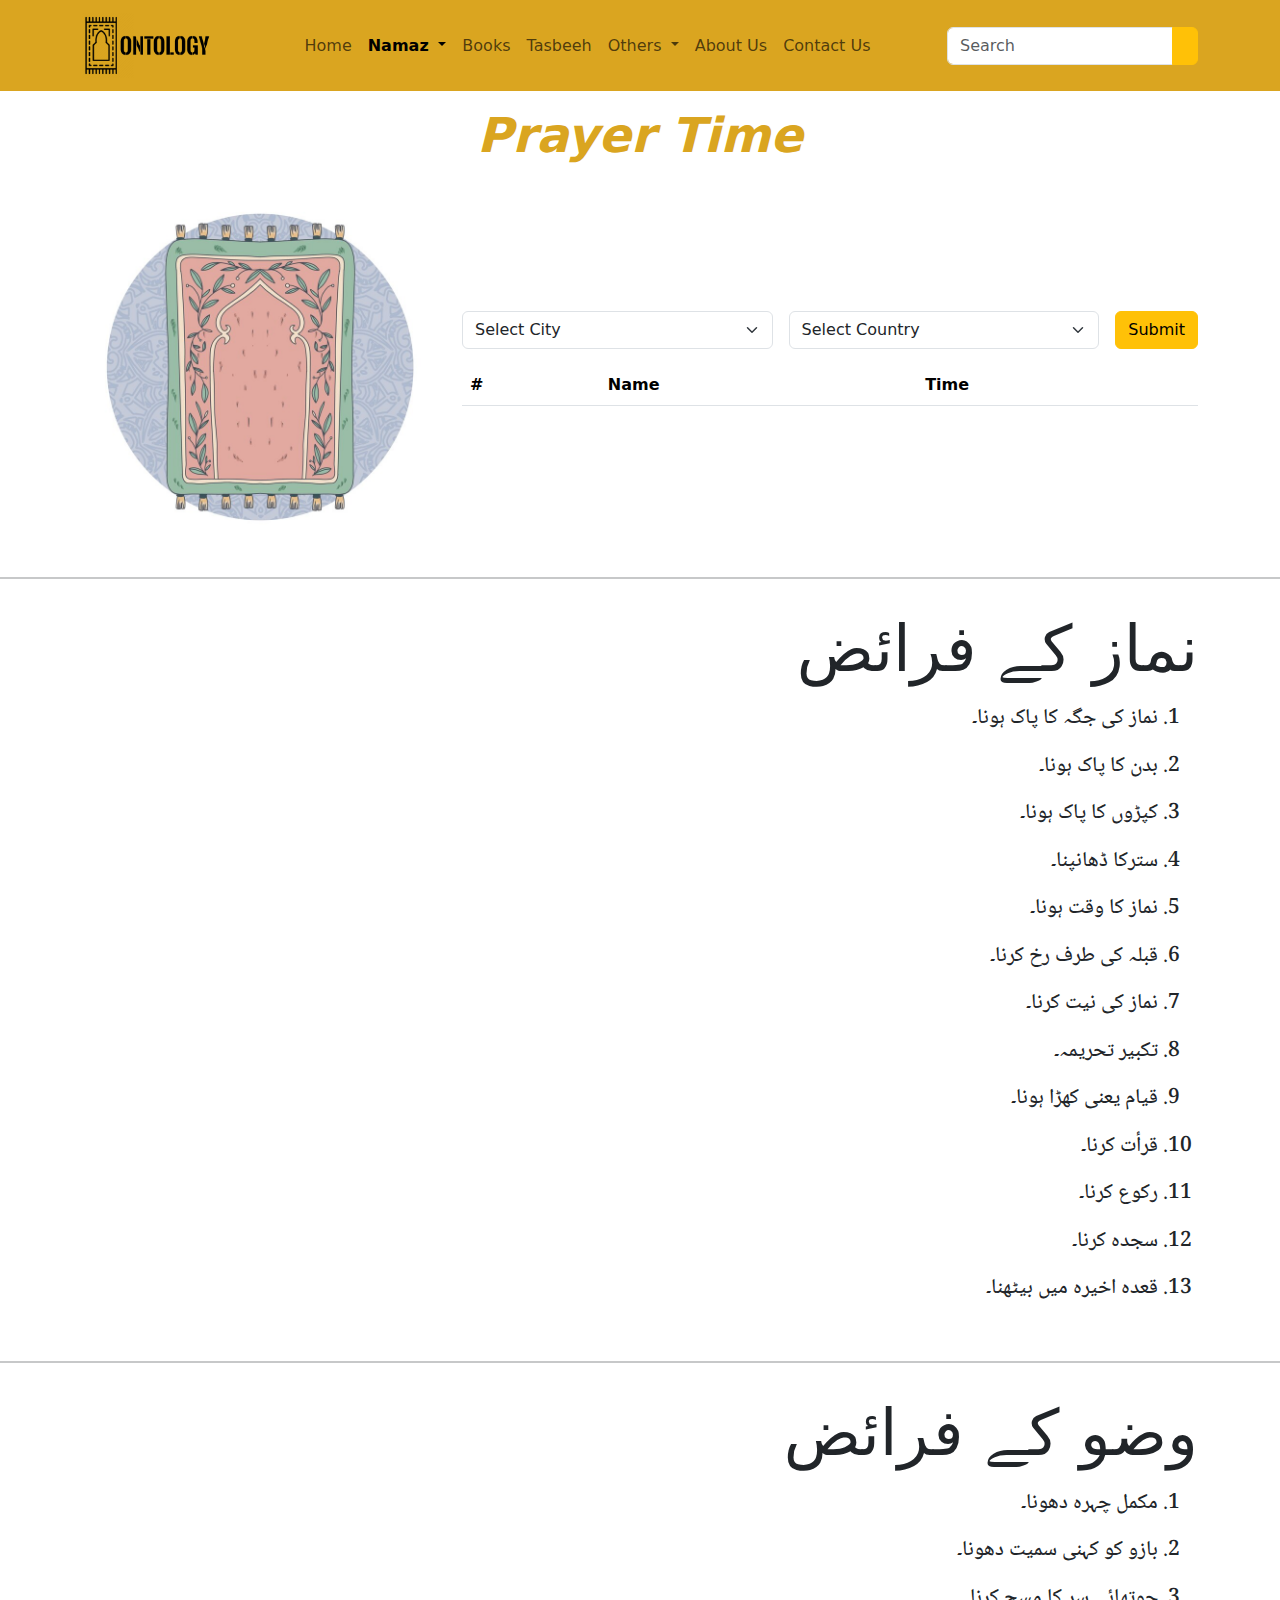
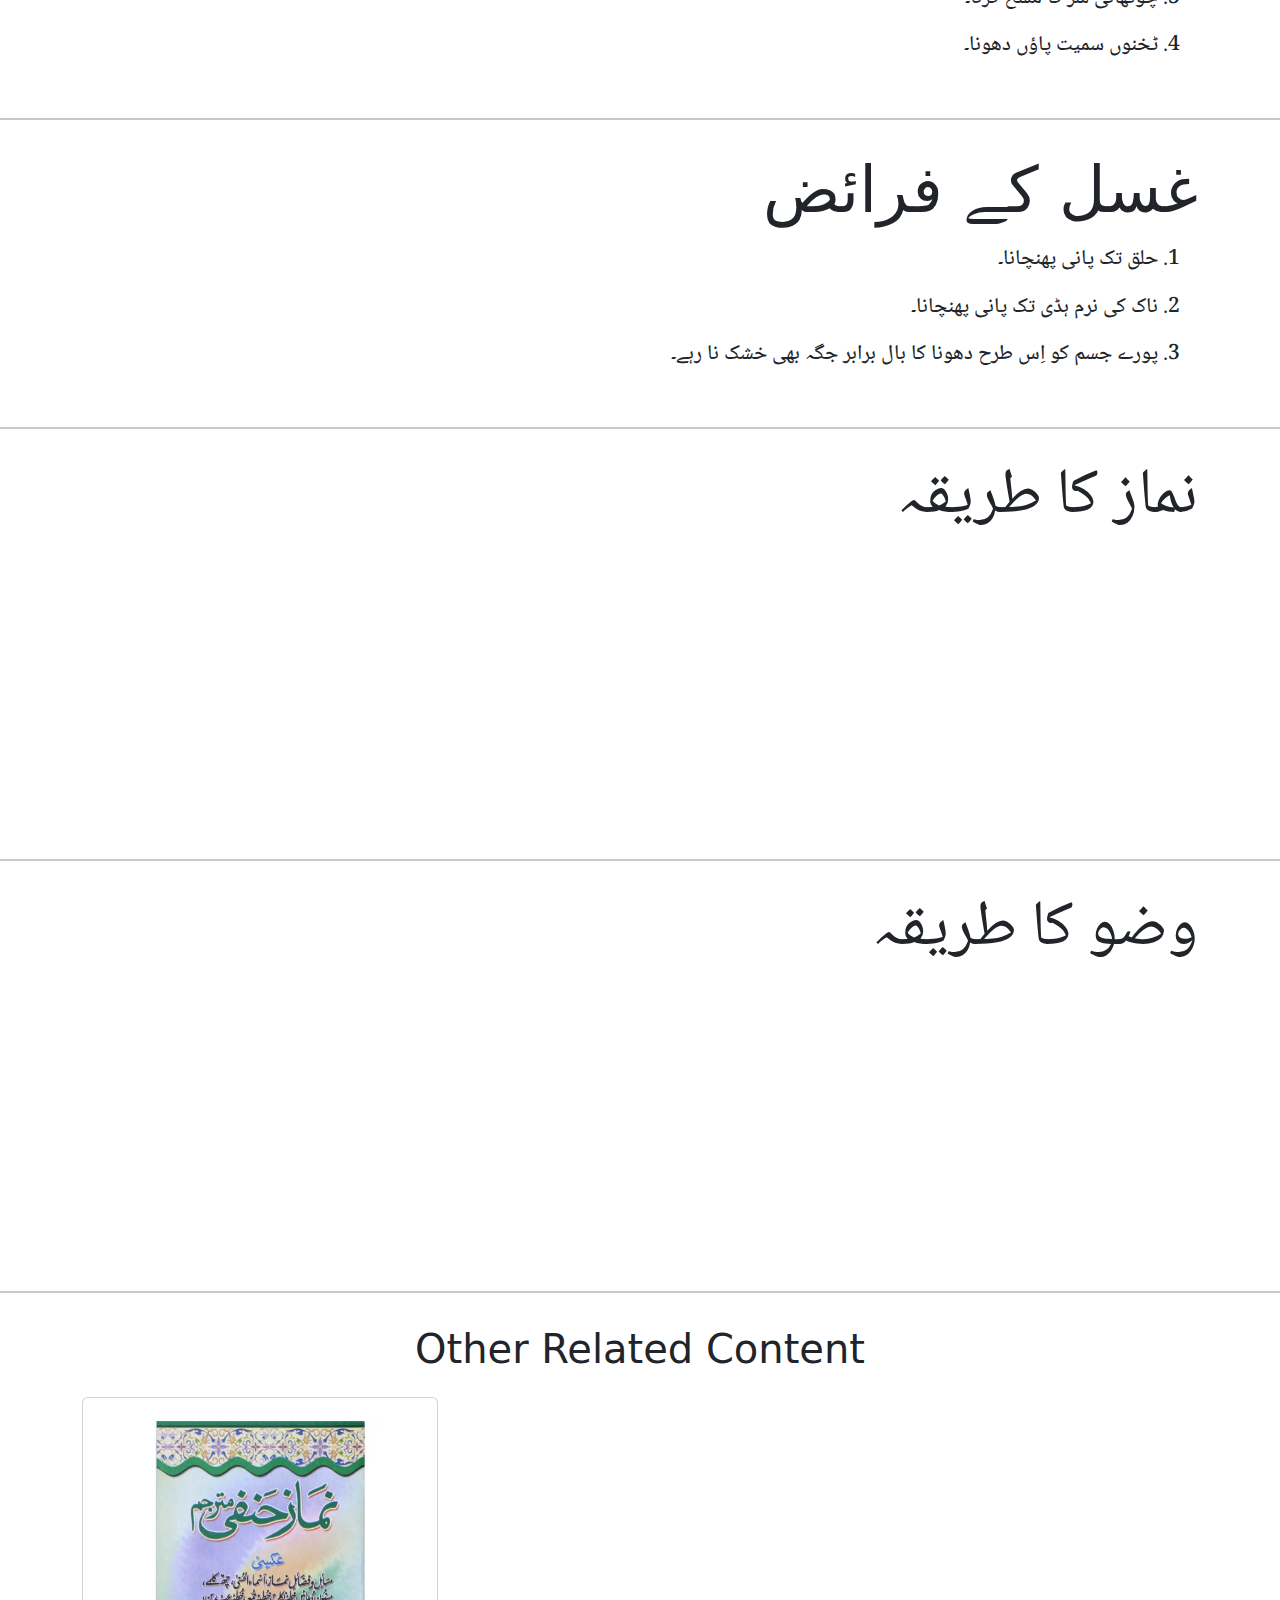
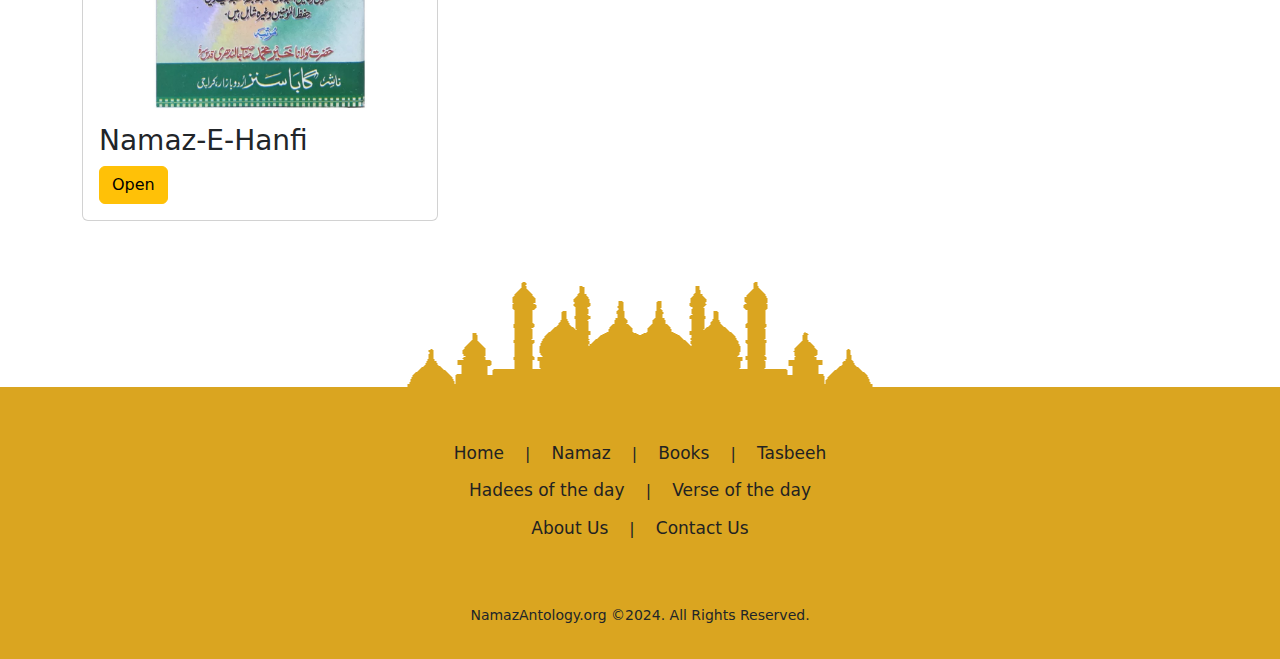
<file: namaz.html>
<!DOCTYPE html>
<html lang="en">

<head>
   <meta charset="UTF-8">
   <meta name="viewport" content="width=device-width, initial-scale=1.0">
   <title>Namaz Ontology</title>
   <!-- css -->
   <link rel="stylesheet" href="https://cdnjs.cloudflare.com/ajax/libs/font-awesome/6.5.1/css/all.min.css"
      integrity="sha512-DTOQO9RWCH3ppGqcWaEA1BIZOC6xxalwEsw9c2QQeAIftl+Vegovlnee1c9QX4TctnWMn13TZye+giMm8e2LwA=="
      crossorigin="anonymous" referrerpolicy="no-referrer" />
   <link rel="stylesheet" href="css/bootstrap.css">
   <link rel="stylesheet" href="css/style.css">
   <link rel="stylesheet" href="css/respossive.css">
   <!-- jquery -->
   <script src="js/jquery-3.7.1.js"></script>
</head>

<body>
   <!-- navbar -->
   <nav class="navbar navbar-expand-lg py-2" id="myNavbar">
      <div class="container">
         <a class="navbar-brand fw-bold" href="index.html">
            <img src="img/logo.png" alt="">
         </a>
         <button class="navbar-toggler" type="button" data-bs-toggle="collapse" data-bs-target="#navbarContent">
            <span class="navbar-toggler-icon"></span>
         </button>
         <div class="collapse navbar-collapse" id="navbarContent">
            <ul class="navbar-nav mx-auto mb-2 mb-lg-0">
               <li class="nav-item">
                  <a class="nav-link" href="index.html">Home</a>
               </li>
               <li class="nav-item dropdown">
                  <a class="nav-link dropdown-toggle active" href="#" role="button" data-bs-toggle="dropdown"
                     aria-expanded="false">
                     Namaz
                  </a>
                  <ul class="dropdown-menu">
                     <li><a class="dropdown-item" href="#prayers_time">Prayers Time</a></li>
                     <li><a class="dropdown-item text-end font-urdu" href="#namaz_ke_farz">نماز کے فرائض</a></li>
                     <li><a class="dropdown-item text-end font-urdu" href="#wozoo_ke_farz">وضو کے فرائض</a></li>
                     <li><a class="dropdown-item text-end font-urdu" href="#ghusal_ke_farz">غسل کے فرائض</a></li>
                     <li><a class="dropdown-item text-end font-urdu" href="#namaz_ka_tarika">نماز کا طریقہ</a></li>
                     <li><a class="dropdown-item text-end font-urdu" href="#wazoo_ka_tarika">وضو کا طریقہ</a></li>
                     <li><a class="dropdown-item" href="#other_content">Other Related Content</a></li>
                  </ul>
               </li>
               <li class="nav-item">
                  <a class="nav-link" href="books.html">Books</a>
               </li>
               <li class="nav-item">
                  <a class="nav-link" href="tasbeeh.html">Tasbeeh</a>
               </li>
               <li class="nav-item dropdown">
                  <a class="nav-link dropdown-toggle" href="#" role="button" data-bs-toggle="dropdown"
                     aria-expanded="false">
                     Others
                  </a>
                  <ul class="dropdown-menu">
                     <li><a class="dropdown-item" href="others.html#ayat_of_the_day">Quranic verse of the day</a></li>
                     <li><a class="dropdown-item" href="others.html#hadees_of_the_day">Hadees of the day</a></li>
                     <li><a class="dropdown-item" href="scholars.html">Islamic scholars</a></li>
                  </ul>
               </li>
               <li class="nav-item">
                  <a class="nav-link" href="about.html">About Us</a>
               </li>
               <li class="nav-item">
                  <a class="nav-link" href="contact.html">Contact Us</a>
               </li>
            </ul>
            <form class="input-group w-auto" role="search">
               <input class="form-control" type="search" placeholder="Search">
               <button class="btn btn-warning" type="submit">
                  <i class="fa-solid fa-magnifying-glass"></i>
               </button>
            </form>
         </div>
      </div>
   </nav>




   <!--  -->
   <div class="container py-3" id="prayers_time">
      <h1 class="mb-4 text-gold text-center fst-italic fw-bolder display-5">
         Prayer Time
      </h1>
      <div class="row align-items-center gy-4">
         <div class="col-12 col-lg-4">
            <img src="img/home-namaz-2.jpg" alt="" class="w-100 namaz-player-img">
         </div>
         <div class="col-12 col-lg-8">
            <form class="d-flex gap-3 mb-3 flex-sm-row flex-column" id="namaz_time_form">
               <select class="form-select" name="city">
                  <option selected>Select City</option>
               </select>
               <select class="form-select" name="country">
                  <option selected>Select Country</option>
                  <option value="1">Pakistan</option>
               </select>
               <button class="btn btn-warning">Submit</button>
            </form>
            <table class="table">
               <thead>
                  <tr>
                     <th>#</th>
                     <th>Name</th>
                     <th>Time</th>
                  </tr>
               </thead>
               <tbody id="prayerTimes"></tbody>
            </table>
         </div>
      </div>
   </div>


   <hr class="border-2">


   <!--  -->
   <div class="container py-3 namaz_fraiz" id="namaz_ke_farz">
      <div style="direction: rtl;">
         <h1 class="heading-main display-3">نماز کے فرائض</h1>
         <ol>
            <li>نماز کی جگہ کا پاک ہونا۔</li>
            <li>بدن کا پاک ہونا۔</li>
            <li>کپڑوں کا پاک ہونا۔</li>
            <li>سترکا ڈھانپنا۔</li>
            <li>نماز کا وقت ہونا۔</li>
            <li>قبلہ کی طرف رخ کرنا۔</li>
            <li>نماز کی نیت کرنا۔</li>
            <li>تکبیر تحریمہ۔</li>
            <li>قیام یعنی کھڑا ہونا۔</li>
            <li>قرأت کرنا۔</li>
            <li>رکوع کرنا۔</li>
            <li>سجدہ کرنا۔</li>
            <li>قعدہ اخیرہ میں بیٹھنا۔</li>
         </ol>
      </div>
   </div>


   <hr class="border-2">


   <!--  -->
   <div class="container py-3 namaz_fraiz" id="wozoo_ke_farz">
      <div style="direction: rtl;">
         <h1 class="heading-main display-3">وضو کے فرائض</h1>
         <ol>
            <li>مکمل چہرہ دھونا۔</li>
            <li>بازو کو کہنی سمیت دھونا۔</li>
            <li>چوتھائی سر کا مسح کرنا۔</li>
            <li>ٹخنوں سمیت پاؤں دھونا۔</li>
         </ol>
      </div>
   </div>


   <hr class="border-2">


   <!--  -->
   <div class="container py-3 namaz_fraiz" id="ghusal_ke_farz">
      <div style="direction: rtl;">
         <h1 class="heading-main display-3">غسل کے فرائض</h1>
         <ol>
            <li>حلق تک پانی پھنچانا۔</li>
            <li>ناک کی نرم ہڈی تک پانی پھنچانا۔</li>
            <li>پورے جسم کو اِس طرح دھونا کا بال برابر جگہ بھی خشک نا رہے۔</li>
         </ol>
      </div>
   </div>


   <hr class="border-2">



   <!--  -->
   <div class="container py-3 namaz_fraiz" id="namaz_ka_tarika">
      <div style="direction: rtl;">
         <h1 class="heading-main display-3 font-urdu">نماز کا طریقہ</h1>
         <div class="ratio ratio-16x9" style="max-width: 500px;">
            <iframe src="https://www.youtube.com/embed/BPjblMr4118?si=2b4zid7IP1Vaphs_" title="YouTube video player"
               frameborder="0"
               allow="accelerometer; autoplay; clipboard-write; encrypted-media; gyroscope; picture-in-picture; web-share"
               allowfullscreen></iframe>
         </div>
      </div>
   </div>


   <hr class="border-2">



   <!--  -->
   <div class="container py-3 namaz_fraiz" id="wazoo_ka_tarika">
      <div style="direction: rtl;">
         <h1 class="heading-main display-3 font-urdu">وضو کا طریقہ</h1>
         <div class="ratio ratio-16x9" style="max-width: 500px;">
            <iframe src="https://www.youtube.com/embed/C3LIBpFvcyI?si=_av-RNoT6r-HijJc" title="YouTube video player"
               frameborder="0"
               allow="accelerometer; autoplay; clipboard-write; encrypted-media; gyroscope; picture-in-picture; web-share"
               allowfullscreen></iframe>
         </div>
      </div>
   </div>


   <hr class="border-2">


   <!--  -->
   <div class="container py-3" id="other_content">
      <h1 class="text-center">Other Related Content</h1>
      <div class="row row-cols-1 row-cols-sm-2 row-cols-md-3 pt-3 g-4">
         <div class="col">
            <div class="card">
               <div class="card-body">
                  <img src="img/Namaz-e-Hanfi.jpg" alt="" class="w-75 d-block mx-auto">
                  <h3 class="card-title mt-2">Namaz-E-Hanfi</h3>
                  <a href="books/Namaz-e-Hanfi-book.pdf" target="_blank" class="btn btn-warning">
                     Open <i class="fas fa-angles-right"></i>
                  </a>
               </div>
            </div>
         </div>
      </div>
   </div>



   <!--  -->
   <div id="footer">
      <img src="img/f-masjid.png" alt="" class="footer-img">
      <div class="text-center">
         <div class="footer-links">
            <a href="index.html">Home</a> |
            <a href="namaz.html">Namaz</a> |
            <a href="books.html">Books</a> |
            <a href="tasbeeh.html">Tasbeeh</a>
         </div>
         <div class="footer-links">
            <a href="others.html#hadees_of_the_day">Hadees of the day</a> |
            <a href="others.html#ayat_of_the_day">Verse of the day</a>
         </div>
         <div class="footer-links">
            <a href="about.html">About Us</a> |
            <a href="contact.html">Contact Us</a>
         </div>
         <div class="footer-icons py-2">
            <a href="#"><i class="fab fa-facebook-f"></i></a>
            <a href="#"><i class="fab fa-instagram"></i></a>
            <a href="#"><i class="fab fa-twitter"></i></a>
            <a href="#"><i class="fab fa-youtube"></i></a>
         </div>
         <p><small>NamazAntology.org ©2024. All Rights Reserved.</small></p>
      </div>
   </div>



   <!-- script -->
   <script src="js/bootstrap.bundle.js"></script>
   <script src="js/app.js"></script>
</body>

</html>
</file>
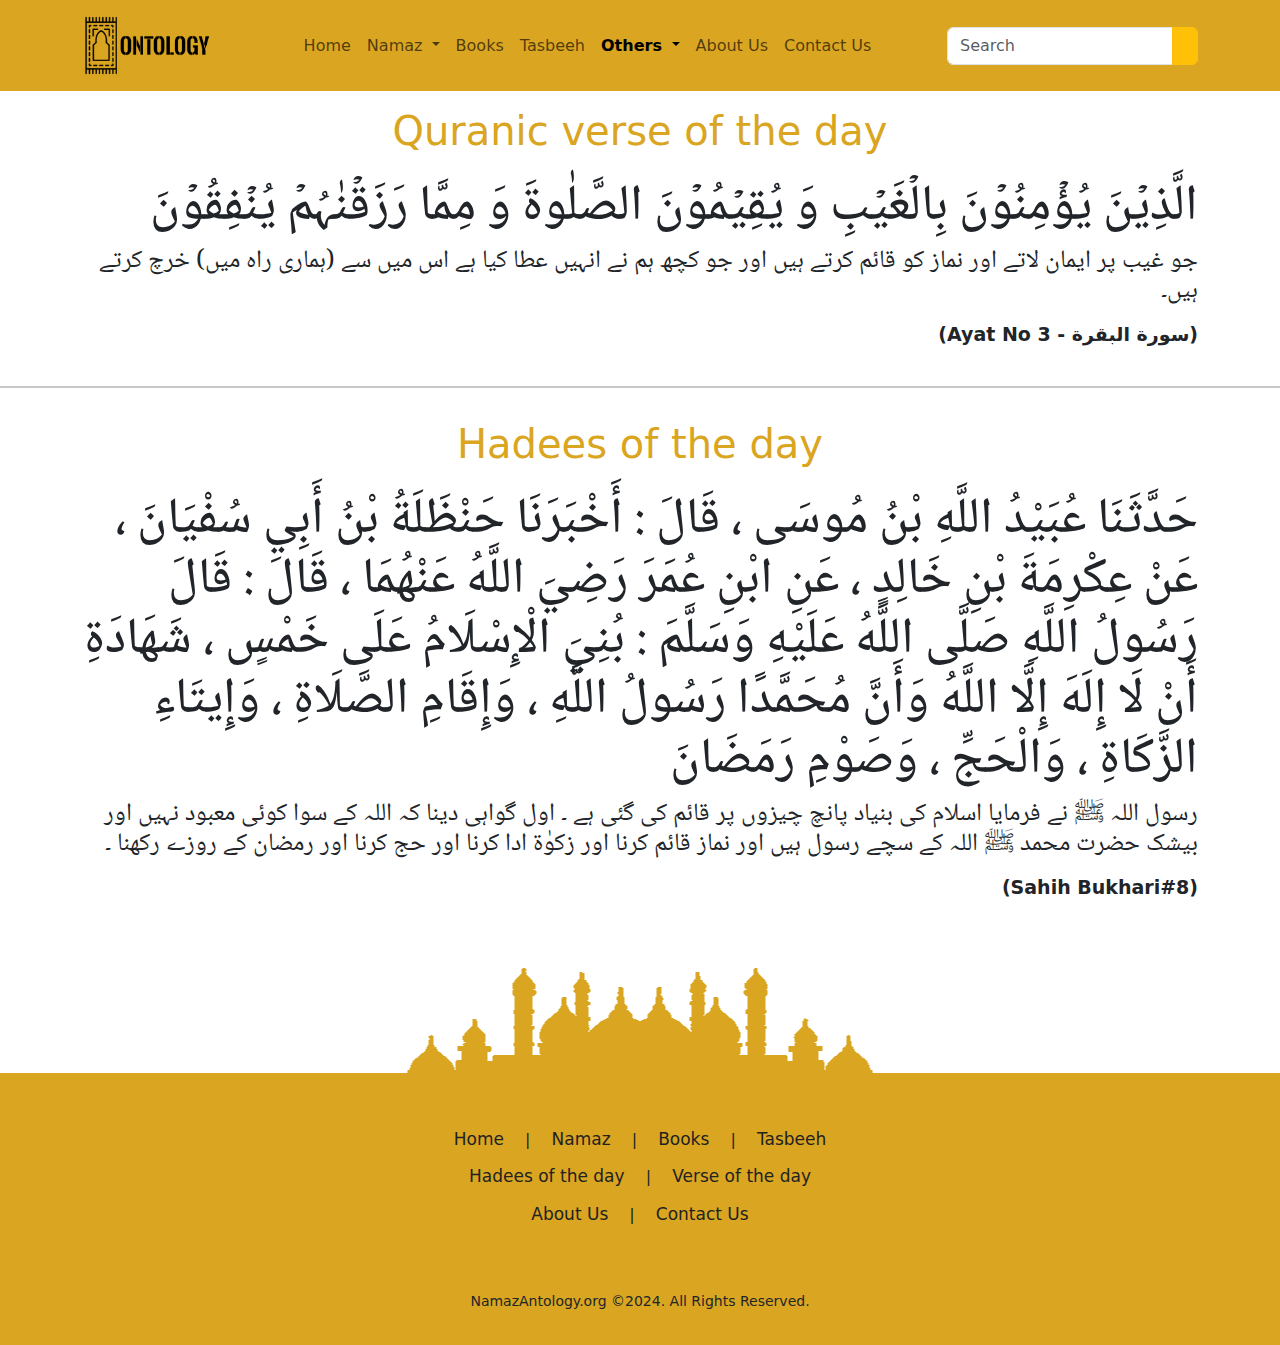
<file: others.html>
<!DOCTYPE html>
<html lang="en">

<head>
  <meta charset="UTF-8">
  <meta name="viewport" content="width=device-width, initial-scale=1.0">
  <title>Namaz Ontology</title>
  <!-- css -->
  <link rel="stylesheet" href="https://cdnjs.cloudflare.com/ajax/libs/font-awesome/6.5.1/css/all.min.css"
    integrity="sha512-DTOQO9RWCH3ppGqcWaEA1BIZOC6xxalwEsw9c2QQeAIftl+Vegovlnee1c9QX4TctnWMn13TZye+giMm8e2LwA=="
    crossorigin="anonymous" referrerpolicy="no-referrer" />
  <link rel="stylesheet" href="css/bootstrap.css">
  <link rel="stylesheet" href="css/style.css">
  <link rel="stylesheet" href="css/respossive.css">
  <!-- jquery -->
  <script src="js/jquery-3.7.1.js"></script>
</head>

<body>
  <!-- navbar -->
  <nav class="navbar navbar-expand-lg py-2" id="myNavbar">
    <div class="container">
      <a class="navbar-brand fw-bold" href="index.html">
        <img src="img/logo.png" alt="">
      </a>
      <button class="navbar-toggler" type="button" data-bs-toggle="collapse" data-bs-target="#navbarContent">
        <span class="navbar-toggler-icon"></span>
      </button>
      <div class="collapse navbar-collapse" id="navbarContent">
        <ul class="navbar-nav mx-auto mb-2 mb-lg-0">
          <li class="nav-item">
            <a class="nav-link" href="index.html">Home</a>
          </li>
          <li class="nav-item dropdown">
            <a class="nav-link dropdown-toggle" href="#" role="button" data-bs-toggle="dropdown" aria-expanded="false">
              Namaz
            </a>
            <ul class="dropdown-menu">
              <li><a class="dropdown-item" href="#prayers_time">Prayers Time</a></li>
              <li><a class="dropdown-item text-end font-urdu" href="namaz.html#namaz_ke_farz">نماز کے فرائض</a></li>
              <li><a class="dropdown-item text-end font-urdu" href="namaz.html#wozoo_ke_farz">وضو کے فرائض</a></li>
              <li><a class="dropdown-item text-end font-urdu" href="namaz.html#ghusal_ke_farz">غسل کے فرائض</a></li>
              <li><a class="dropdown-item text-end font-urdu" href="namaz.html#namaz_ka_tarika">نماز کا طریقہ</a></li>
              <li><a class="dropdown-item text-end font-urdu" href="namaz.html#wazoo_ka_tarika">وضو کا طریقہ</a></li>
              <li><a class="dropdown-item" href="namaz.html#other_content">Other Related Content</a></li>
            </ul>
          </li>
          <li class="nav-item">
            <a class="nav-link" href="books.html">Books</a>
          </li>
          <li class="nav-item">
            <a class="nav-link" href="tasbeeh.html">Tasbeeh</a>
          </li>
          <li class="nav-item dropdown">
            <a class="nav-link dropdown-toggle active" href="#" role="button" data-bs-toggle="dropdown"
              aria-expanded="false">
              Others
            </a>
            <ul class="dropdown-menu">
              <li><a class="dropdown-item" href="others.html#ayat_of_the_day">Quranic verse of the day</a></li>
              <li><a class="dropdown-item" href="others.html#hadees_of_the_day">Hadees of the day</a></li>
              <li><a class="dropdown-item" href="scholars.html">Islamic scholars</a></li>
            </ul>
          </li>
          <li class="nav-item">
            <a class="nav-link" href="about.html">About Us</a>
          </li>
          <li class="nav-item">
            <a class="nav-link" href="contact.html">Contact Us</a>
          </li>
        </ul>
        <form class="input-group w-auto" role="search">
          <input class="form-control" type="search" placeholder="Search">
          <button class="btn btn-warning" type="submit">
            <i class="fa-solid fa-magnifying-glass"></i>
          </button>
        </form>
      </div>
    </div>
  </nav>



  <!--  -->
  <div class="container py-3" id="ayat_of_the_day">
    <h1 class="text-gold text-center">Quranic verse of the day</h1>
    <div id="ayat" class="pt-3">
      <h1 class="in-arabic"></h1>
      <h1 class="in-urdu"></h1>
      <h1 class="reference"></h1>
    </div>
  </div>


  <hr class="border-2">


  <!--  -->
  <div class="container py-3" id="hadees_of_the_day">
    <h1 class="text-gold text-center">Hadees of the day</h1>
    <div id="hadees" class="pt-3">
      <h1 class="in-arabic"></h1>
      <h1 class="in-urdu"></h1>
      <h1 class="reference"></h1>
    </div>
  </div>



  <!--  -->
  <div id="footer">
    <img src="img/f-masjid.png" alt="" class="footer-img">
    <div class="text-center">
      <div class="footer-links">
        <a href="index.html">Home</a> |
        <a href="namaz.html">Namaz</a> |
        <a href="books.html">Books</a> |
        <a href="tasbeeh.html">Tasbeeh</a>
      </div>
      <div class="footer-links">
        <a href="#hadees_of_the_day">Hadees of the day</a> |
        <a href="#ayat_of_the_day">Verse of the day</a>
      </div>
      <div class="footer-links">
        <a href="about.html">About Us</a> |
        <a href="contact.html">Contact Us</a>
      </div>
      <div class="footer-icons py-2">
        <a href="#"><i class="fab fa-facebook-f"></i></a>
        <a href="#"><i class="fab fa-instagram"></i></a>
        <a href="#"><i class="fab fa-twitter"></i></a>
        <a href="#"><i class="fab fa-youtube"></i></a>
      </div>
      <p><small>NamazAntology.org ©2024. All Rights Reserved.</small></p>
    </div>
  </div>



  <!-- script -->
  <script src="js/bootstrap.bundle.js"></script>
  <script>
    showHadeesOfTheDay();
    async function showHadeesOfTheDay() {

      const date = new Date();
      let day = date.getDay();

      let ayat_json = await $.getJSON("ayat.json");
      let data1 = ayat_json[day];

      let hadees_json = await $.getJSON("hadees.json");
      let data2 = hadees_json[day];

      $('#ayat .in-arabic').html(data1.arabic);
      $('#ayat .in-urdu').html(data1.urdu);
      $('#ayat .reference').html(`(${data1.ref})`);

      $('#hadees .in-arabic').html(data2.arabic);
      $('#hadees .in-urdu').html(data2.urdu);
      $('#hadees .reference').html(`(${data2.ref})`);
    }
  </script>
</body>

</html>
</file>
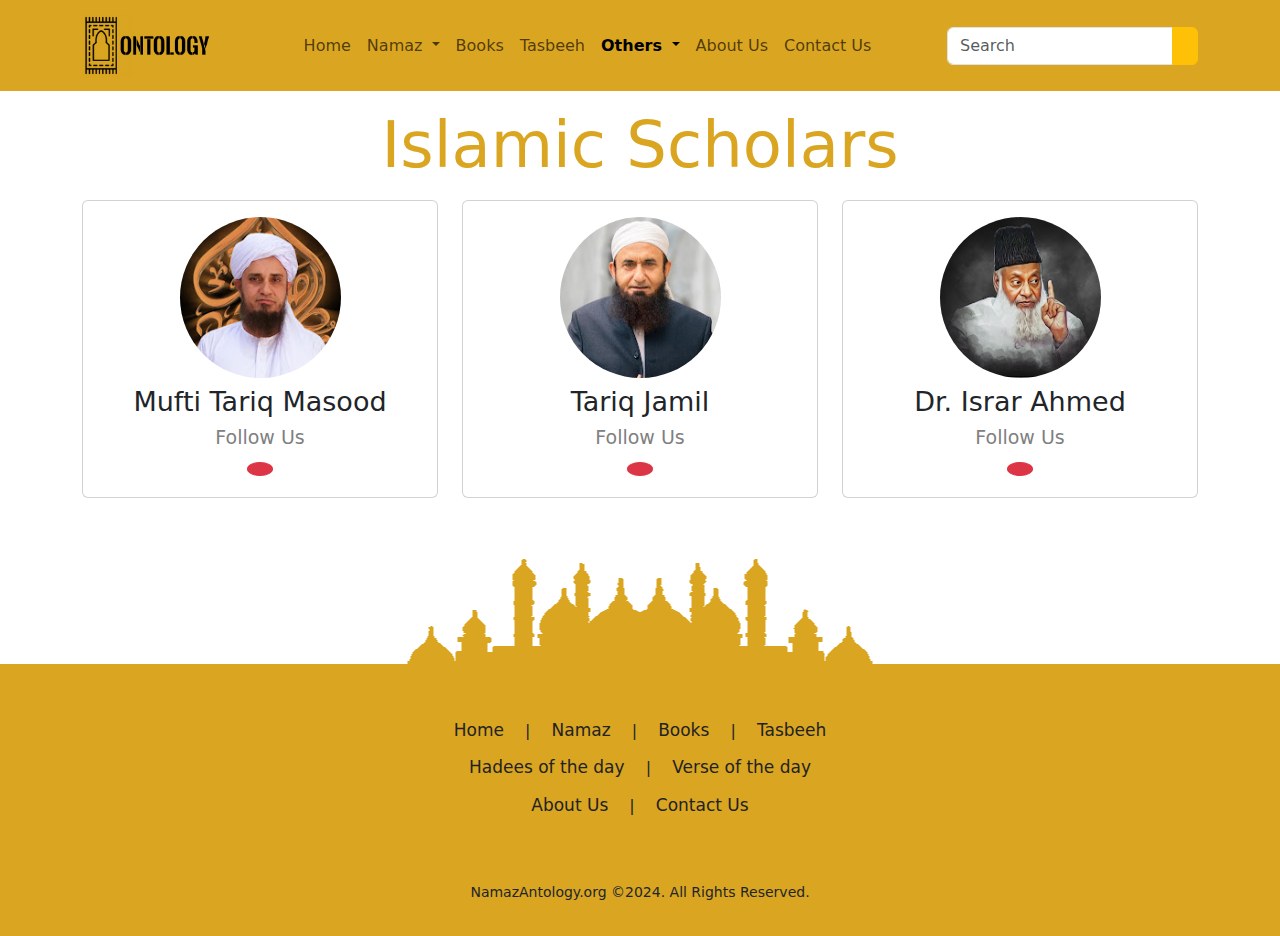
<file: scholars.html>
<!DOCTYPE html>
<html lang="en">

<head>
   <meta charset="UTF-8">
   <meta name="viewport" content="width=device-width, initial-scale=1.0">
   <title>Namaz Ontology</title>
   <!-- css -->
   <link rel="stylesheet" href="https://cdnjs.cloudflare.com/ajax/libs/font-awesome/6.5.1/css/all.min.css"
      integrity="sha512-DTOQO9RWCH3ppGqcWaEA1BIZOC6xxalwEsw9c2QQeAIftl+Vegovlnee1c9QX4TctnWMn13TZye+giMm8e2LwA=="
      crossorigin="anonymous" referrerpolicy="no-referrer" />
   <link rel="stylesheet" href="css/bootstrap.css">
   <link rel="stylesheet" href="css/style.css">
   <link rel="stylesheet" href="css/respossive.css">
   <style>
      .card-body h5 {
         font-size: 19px;
         color: gray;
      }

      .card-title {
         font-size: 27px;
      }

      @media screen and (max-width: 1199px) {
         .card-title {
            font-size: 25px;
         }
         .card-body h5 {
            font-size: 18px;
         }
      }
      @media screen and (max-width: 767px) {
         .card-title {
            font-size: 19px;
         }
         .card-body h5 {
            font-size: 16px;
         }
      }
   </style>
</head>

<body>
   <!-- navbar -->
   <nav class="navbar navbar-expand-lg py-2" id="myNavbar">
      <div class="container">
         <a class="navbar-brand fw-bold" href="index.html">
            <img src="img/logo.png" alt="">
         </a>
         <button class="navbar-toggler" type="button" data-bs-toggle="collapse" data-bs-target="#navbarContent">
            <span class="navbar-toggler-icon"></span>
         </button>
         <div class="collapse navbar-collapse" id="navbarContent">
            <ul class="navbar-nav mx-auto mb-2 mb-lg-0">
               <li class="nav-item">
                  <a class="nav-link" href="index.html">Home</a>
               </li>
               <li class="nav-item dropdown">
                  <a class="nav-link dropdown-toggle" href="#" role="button" data-bs-toggle="dropdown"
                     aria-expanded="false">
                     Namaz
                  </a>
                  <ul class="dropdown-menu">
                     <li><a class="dropdown-item" href="#prayers_time">Prayers Time</a></li>
                     <li><a class="dropdown-item text-end font-urdu" href="namaz.html#namaz_ke_farz">نماز کے فرائض</a>
                     </li>
                     <li><a class="dropdown-item text-end font-urdu" href="namaz.html#wozoo_ke_farz">وضو کے فرائض</a>
                     </li>
                     <li><a class="dropdown-item text-end font-urdu" href="namaz.html#ghusal_ke_farz">غسل کے فرائض</a>
                     </li>
                     <li><a class="dropdown-item text-end font-urdu" href="namaz.html#namaz_ka_tarika">نماز کا طریقہ</a>
                     </li>
                     <li><a class="dropdown-item text-end font-urdu" href="namaz.html#wazoo_ka_tarika">وضو کا طریقہ</a>
                     </li>
                     <li><a class="dropdown-item" href="namaz.html#other_content">Other Related Content</a></li>
                  </ul>
               </li>
               <li class="nav-item">
                  <a class="nav-link" href="books.html">Books</a>
               </li>
               <li class="nav-item">
                  <a class="nav-link" href="tasbeeh.html">Tasbeeh</a>
               </li>
               <li class="nav-item dropdown">
                  <a class="nav-link dropdown-toggle active" href="#" role="button" data-bs-toggle="dropdown"
                     aria-expanded="false">
                     Others
                  </a>
                  <ul class="dropdown-menu">
                     <li><a class="dropdown-item" href="others.html#ayat_of_the_day">Quranic verse of the day</a></li>
                     <li><a class="dropdown-item" href="others.html#hadees_of_the_day">Hadees of the day</a></li>
                     <li><a class="dropdown-item" href="scholars.html">Islamic scholars</a></li>
                  </ul>
               </li>
               <li class="nav-item">
                  <a class="nav-link" href="about.html">About Us</a>
               </li>
               <li class="nav-item">
                  <a class="nav-link" href="contact.html">Contact Us</a>
               </li>
            </ul>
            <form class="input-group w-auto" role="search">
               <input class="form-control" type="search" placeholder="Search">
               <button class="btn btn-warning" type="submit">
                  <i class="fa-solid fa-magnifying-glass"></i>
               </button>
            </form>
         </div>
      </div>
   </nav>




   <!--  -->
   <div class="container py-3">
      <h1 class="text-gold text-center display-3 mb-3">Islamic Scholars</h1>
      <div class="row row-cols-1 row-cols-sm-2 row-cols-lg-3 g-4">
         <div class="col">
            <div class="card">
               <div class="card-body text-center">
                  <img class="img-fluid w-50 rounded-circle d-block mx-auto" src="img/Mufti-Tariq-Masood.jpg" />
                  <h3 class="mt-2 card-title">Mufti Tariq Masood</h3>
                  <h5>Follow Us</h5>
                  <a href="https://www.youtube.com/@MuftiTariqMasoodSpeeches"
                     class="btn btn-danger fs-4 rounded-circle">
                     <i class="fab fa-youtube"></i>
                  </a>
               </div>
            </div>
         </div>
         <div class="col">
            <div class="card">
               <div class="card-body text-center">
                  <img class="img-fluid w-50 rounded-circle d-block mx-auto" src="img/Tariq-Jameel.jpg" />
                  <h3 class="mt-2 card-title">Tariq Jamil</h3>
                  <h5>Follow Us</h5>
                  <a href="https://www.youtube.com/@tariqjamilofficial" class="btn btn-danger fs-4 rounded-circle">
                     <i class="fab fa-youtube"></i>
                  </a>
               </div>
            </div>
         </div>
         <div class="col">
            <div class="card">
               <div class="card-body text-center">
                  <img class="img-fluid w-50 rounded-circle d-block mx-auto" src="img/Dr-israr-ahmad.jpg" />
                  <h3 class="mt-2 card-title">Dr. Israr Ahmed</h3>
                  <h5>Follow Us</h5>
                  <a href="https://www.youtube.com/@DrIsrarAhmed_Official" class="btn btn-danger fs-4 rounded-circle">
                     <i class="fab fa-youtube"></i>
                  </a>
               </div>
            </div>
         </div>
      </div>
   </div>





   <!--  -->
   <div id="footer">
      <img src="img/f-masjid.png" alt="" class="footer-img">
      <div class="text-center">
         <div class="footer-links">
            <a href="index.html">Home</a> |
            <a href="namaz.html">Namaz</a> |
            <a href="books.html">Books</a> |
            <a href="tasbeeh.html">Tasbeeh</a>
         </div>
         <div class="footer-links">
            <a href="others.html#hadees_of_the_day">Hadees of the day</a> |
            <a href="others.html#ayat_of_the_day">Verse of the day</a>
         </div>
         <div class="footer-links">
            <a href="about.html">About Us</a> |
            <a href="contact.html">Contact Us</a>
         </div>
         <div class="footer-icons py-2">
            <a href="#"><i class="fab fa-facebook-f"></i></a>
            <a href="#"><i class="fab fa-instagram"></i></a>
            <a href="#"><i class="fab fa-twitter"></i></a>
            <a href="#"><i class="fab fa-youtube"></i></a>
         </div>
         <p><small>NamazAntology.org ©2024. All Rights Reserved.</small></p>
      </div>
   </div>



   <!-- script -->
   <script src="js/bootstrap.bundle.js"></script>
</body>

</html>
</file>
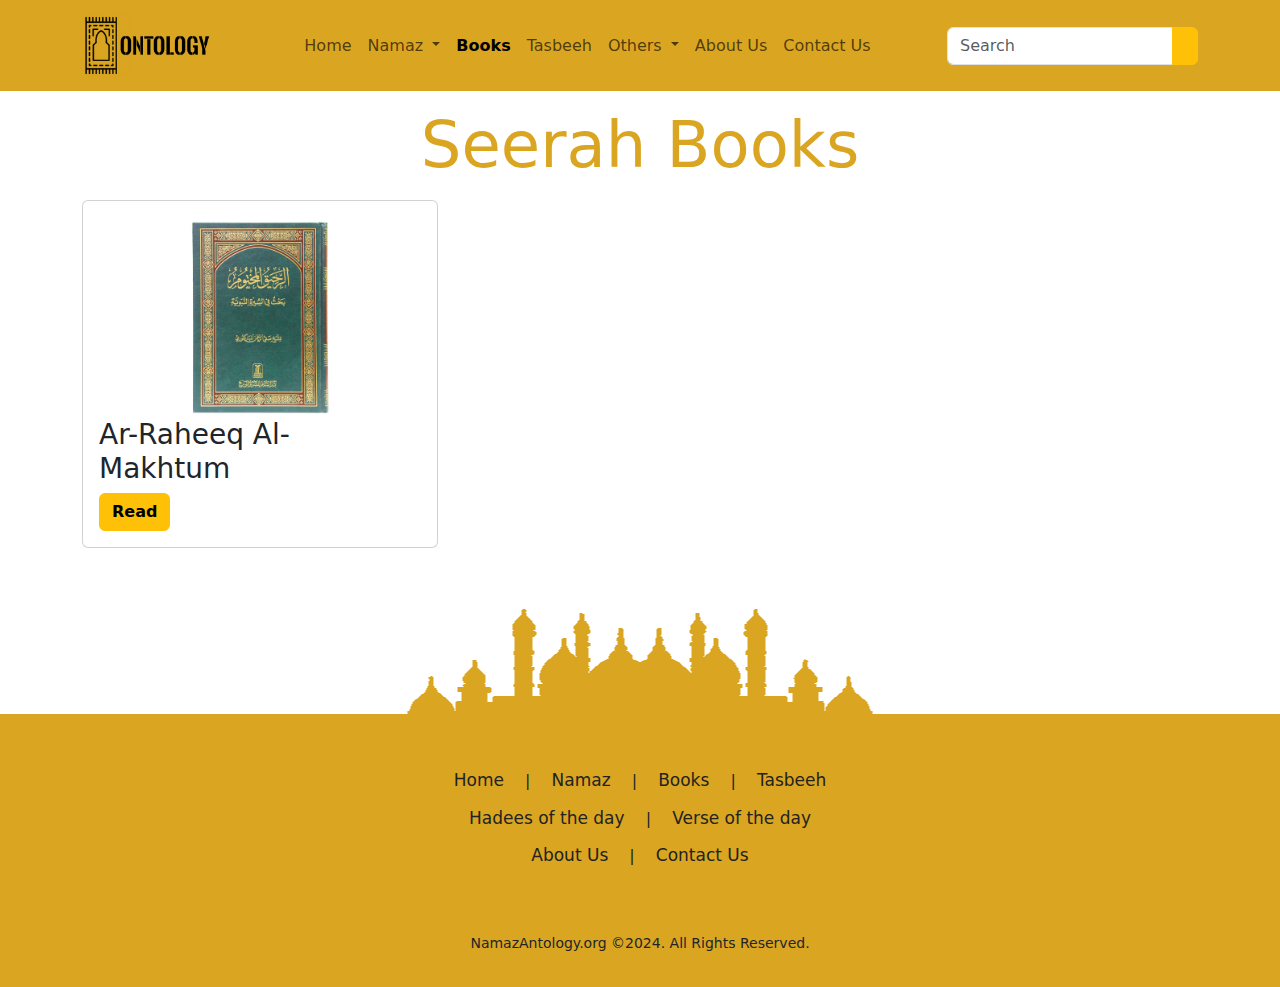
<file: seerah.html>
<!DOCTYPE html>
<html lang="en">

<head>
  <meta charset="UTF-8">
  <meta name="viewport" content="width=device-width, initial-scale=1.0">
  <title>Namaz Ontology</title>
  <!-- css -->
  <link rel="stylesheet" href="https://cdnjs.cloudflare.com/ajax/libs/font-awesome/6.5.1/css/all.min.css"
    integrity="sha512-DTOQO9RWCH3ppGqcWaEA1BIZOC6xxalwEsw9c2QQeAIftl+Vegovlnee1c9QX4TctnWMn13TZye+giMm8e2LwA=="
    crossorigin="anonymous" referrerpolicy="no-referrer" />
  <link rel="stylesheet" href="css/bootstrap.css">
  <link rel="stylesheet" href="css/style.css">
  <link rel="stylesheet" href="css/respossive.css">
</head>

<body>
  <!-- navbar -->
  <nav class="navbar navbar-expand-lg py-2" id="myNavbar">
    <div class="container">
      <a class="navbar-brand fw-bold" href="index.html">
        <img src="img/logo.png" alt="">
      </a>
      <button class="navbar-toggler" type="button" data-bs-toggle="collapse" data-bs-target="#navbarContent">
        <span class="navbar-toggler-icon"></span>
      </button>
      <div class="collapse navbar-collapse" id="navbarContent">
        <ul class="navbar-nav mx-auto mb-2 mb-lg-0">
          <li class="nav-item">
            <a class="nav-link" href="index.html">Home</a>
          </li>
          <li class="nav-item dropdown">
            <a class="nav-link dropdown-toggle" href="#" role="button" data-bs-toggle="dropdown" aria-expanded="false">
              Namaz
            </a>
            <ul class="dropdown-menu">
              <li><a class="dropdown-item" href="namaz.html#prayers_time">Prayers Time</a></li>
              <li><a class="dropdown-item text-end font-urdu" href="namaz.html#namaz_ke_farz">نماز کے فرائض</a></li>
              <li><a class="dropdown-item text-end font-urdu" href="namaz.html#wozoo_ke_farz">وضو کے فرائض</a></li>
              <li><a class="dropdown-item text-end font-urdu" href="namaz.html#ghusal_ke_farz">غسل کے فرائض</a></li>
              <li><a class="dropdown-item text-end font-urdu" href="namaz.html#namaz_ka_tarika">نماز کا طریقہ</a></li>
              <li><a class="dropdown-item text-end font-urdu" href="namaz.html#wazoo_ka_tarika">وضو کا طریقہ</a></li>
              <li><a class="dropdown-item" href="namaz.html#other_content">Other Related Content</a></li>
            </ul>
          </li>
          <li class="nav-item">
            <a class="nav-link active" href="books.html">Books</a>
          </li>
          <li class="nav-item">
            <a class="nav-link" href="tasbeeh.html">Tasbeeh</a>
          </li>
          <li class="nav-item dropdown">
            <a class="nav-link dropdown-toggle" href="#" role="button" data-bs-toggle="dropdown" aria-expanded="false">
              Others
            </a>
            <ul class="dropdown-menu">
              <li><a class="dropdown-item" href="others.html#ayat_of_the_day">Quranic verse of the day</a></li>
              <li><a class="dropdown-item" href="others.html#hadees_of_the_day">Hadees of the day</a></li>
              <li><a class="dropdown-item" href="scholars.html">Islamic scholars</a></li>
            </ul>
          </li>
          <li class="nav-item">
            <a class="nav-link" href="about.html">About Us</a>
          </li>
          <li class="nav-item">
            <a class="nav-link" href="contact.html">Contact Us</a>
          </li>
        </ul>
        <form class="input-group w-auto" role="search">
          <input class="form-control" type="search" placeholder="Search">
          <button class="btn btn-warning" type="submit">
            <i class="fa-solid fa-magnifying-glass"></i>
          </button>
        </form>
      </div>
    </div>
  </nav>




  <!--  -->
  <div class="container py-3" id="books_section">
    <h1 class="text-gold text-center display-3 mb-3">Seerah Books</h1>
    <div class="row row-cols-1 row-cols-sm-2 row-cols-lg-3 g-4">
      <div class="col">
        <div class="card">
          <div class="card-body">
            <img class="hadees-book-img" src="img/al-raheeq-al-makhtum.jpg" />
            <h3>Ar-Raheeq Al-Makhtum</h3>
            <a href="books/Al_Raheeq_ul_Makhtum.pdf" target="_blank" class="btn btn-warning fw-semibold">
              Read <i class="fa-solid fa-angles-right"></i>
            </a>
          </div>
        </div>
      </div>
    </div>
  </div>





  <!--  -->
  <div id="footer">
    <img src="img/f-masjid.png" alt="" class="footer-img">
    <div class="text-center">
      <div class="footer-links">
        <a href="index.html">Home</a> |
        <a href="namaz.html">Namaz</a> |
        <a href="books.html">Books</a> |
        <a href="tasbeeh.html">Tasbeeh</a>
      </div>
      <div class="footer-links">
        <a href="others.html#hadees_of_the_day">Hadees of the day</a> |
        <a href="others.html#ayat_of_the_day">Verse of the day</a>
      </div>
      <div class="footer-links">
        <a href="about.html">About Us</a> |
        <a href="contact.html">Contact Us</a>
      </div>
      <div class="footer-icons py-2">
        <a href="#"><i class="fab fa-facebook-f"></i></a>
        <a href="#"><i class="fab fa-instagram"></i></a>
        <a href="#"><i class="fab fa-twitter"></i></a>
        <a href="#"><i class="fab fa-youtube"></i></a>
      </div>
      <p><small>NamazAntology.org ©2024. All Rights Reserved.</small></p>
    </div>
  </div>



  <!-- script -->
  <script src="js/bootstrap.bundle.js"></script>
</body>

</html>
</file>
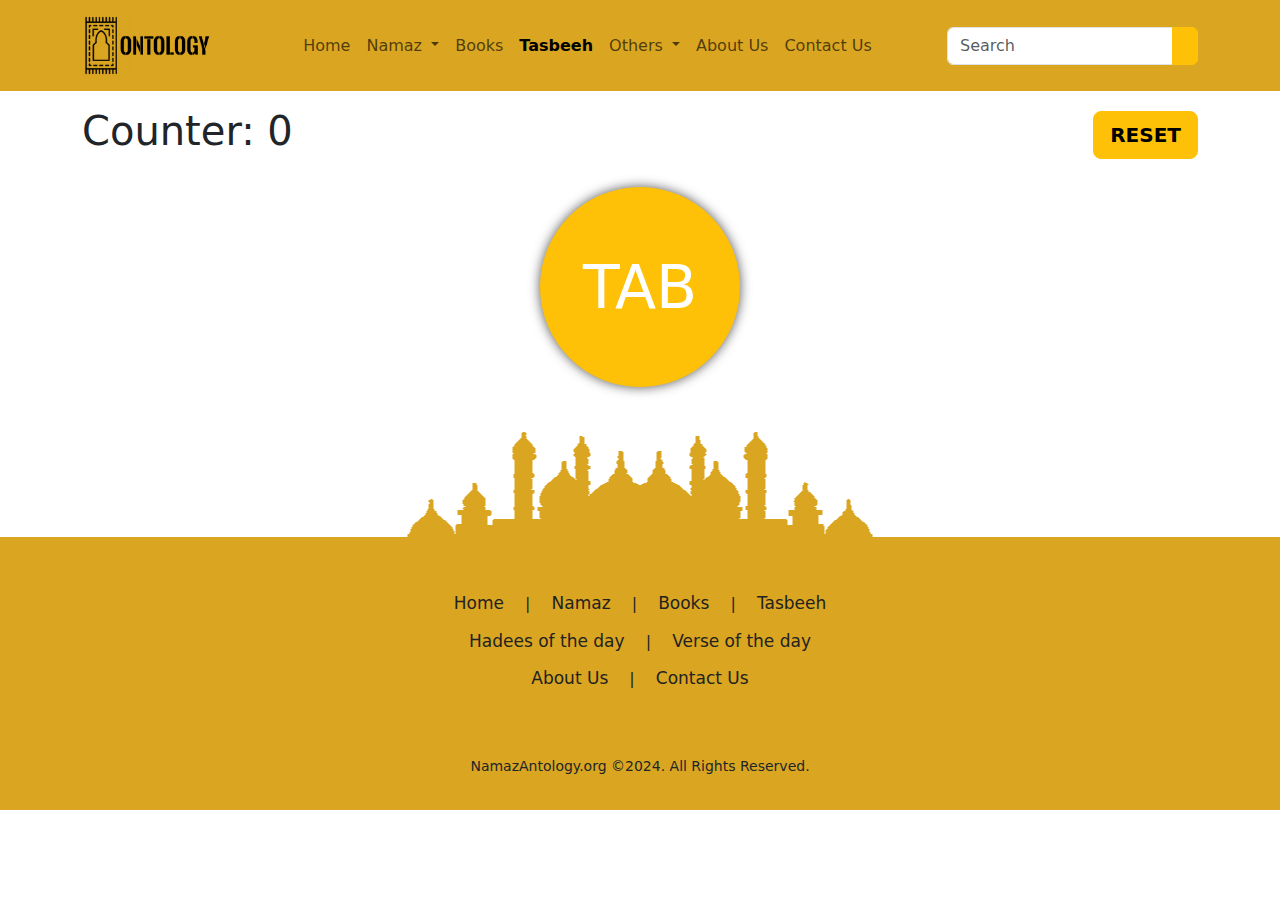
<file: tasbeeh.html>
<!DOCTYPE html>
<html lang="en">

<head>
  <meta charset="UTF-8">
  <meta name="viewport" content="width=device-width, initial-scale=1.0">
  <title>Namaz Ontology</title>
  <!-- css -->
  <link rel="stylesheet" href="https://cdnjs.cloudflare.com/ajax/libs/font-awesome/6.5.1/css/all.min.css"
    integrity="sha512-DTOQO9RWCH3ppGqcWaEA1BIZOC6xxalwEsw9c2QQeAIftl+Vegovlnee1c9QX4TctnWMn13TZye+giMm8e2LwA=="
    crossorigin="anonymous" referrerpolicy="no-referrer" />
  <link rel="stylesheet" href="css/bootstrap.css">
  <link rel="stylesheet" href="css/style.css">
  <link rel="stylesheet" href="css/respossive.css">
  <!-- jquery -->
  <script src="js/jquery-3.7.1.js"></script>
</head>

<body>
  <!-- navbar -->
  <nav class="navbar navbar-expand-lg py-2" id="myNavbar">
    <div class="container">
      <a class="navbar-brand fw-bold" href="index.html">
        <img src="img/logo.png" alt="">
      </a>
      <button class="navbar-toggler" type="button" data-bs-toggle="collapse" data-bs-target="#navbarContent">
        <span class="navbar-toggler-icon"></span>
      </button>
      <div class="collapse navbar-collapse" id="navbarContent">
        <ul class="navbar-nav mx-auto mb-2 mb-lg-0">
          <li class="nav-item">
            <a class="nav-link" href="index.html">Home</a>
          </li>
          <li class="nav-item dropdown">
            <a class="nav-link dropdown-toggle" href="#" role="button" data-bs-toggle="dropdown" aria-expanded="false">
              Namaz
            </a>
            <ul class="dropdown-menu">
              <li><a class="dropdown-item" href="#prayers_time">Prayers Time</a></li>
              <li><a class="dropdown-item text-end font-urdu" href="namaz.html#namaz_ke_farz">نماز کے فرائض</a></li>
              <li><a class="dropdown-item text-end font-urdu" href="namaz.html#wozoo_ke_farz">وضو کے فرائض</a></li>
              <li><a class="dropdown-item text-end font-urdu" href="namaz.html#ghusal_ke_farz">غسل کے فرائض</a></li>
              <li><a class="dropdown-item text-end font-urdu" href="namaz.html#namaz_ka_tarika">نماز کا طریقہ</a></li>
              <li><a class="dropdown-item text-end font-urdu" href="namaz.html#wazoo_ka_tarika">وضو کا طریقہ</a></li>
              <li><a class="dropdown-item" href="namaz.html#other_content">Other Related Content</a></li>
            </ul>
          </li>
          <li class="nav-item">
            <a class="nav-link" href="books.html">Books</a>
          </li>
          <li class="nav-item">
            <a class="nav-link active" href="tasbeeh.html">Tasbeeh</a>
          </li>
          <li class="nav-item dropdown">
            <a class="nav-link dropdown-toggle" href="#" role="button" data-bs-toggle="dropdown" aria-expanded="false">
              Others
            </a>
            <ul class="dropdown-menu">
              <li><a class="dropdown-item" href="others.html#ayat_of_the_day">Quranic verse of the day</a></li>
              <li><a class="dropdown-item" href="others.html#hadees_of_the_day">Hadees of the day</a></li>
              <li><a class="dropdown-item" href="scholars.html">Islamic scholars</a></li>
            </ul>
          </li>
          <li class="nav-item">
            <a class="nav-link" href="about.html">About Us</a>
          </li>
          <li class="nav-item">
            <a class="nav-link" href="contact.html">Contact Us</a>
          </li>
        </ul>
        <form class="input-group w-auto" role="search">
          <input class="form-control" type="search" placeholder="Search">
          <button class="btn btn-warning" type="submit">
            <i class="fa-solid fa-magnifying-glass"></i>
          </button>
        </form>
      </div>
    </div>
  </nav>





  <!--  -->
  <div class="container pt-3">
    <div class="d-flex align-items-center justify-content-between">
      <h1>Counter: <span class="tasbeeh-counter">0</span></h1>
      <button class="btn btn-lg btn-warning fw-bold tasbeeh-reset">RESET</button>
    </div>
    <div class="tasbeeh-trigger">TAB</div>
  </div>




  <!--  -->
  <div id="footer">
    <img src="img/f-masjid.png" alt="" class="footer-img">
    <div class="text-center">
      <div class="footer-links">
        <a href="index.html">Home</a> |
        <a href="namaz.html">Namaz</a> |
        <a href="books.html">Books</a> |
        <a href="tasbeeh.html">Tasbeeh</a>
      </div>
      <div class="footer-links">
        <a href="others.html#hadees_of_the_day">Hadees of the day</a> |
        <a href="others.html#ayat_of_the_day">Verse of the day</a>
      </div>
      <div class="footer-links">
        <a href="about.html">About Us</a> |
        <a href="contact.html">Contact Us</a>
      </div>
      <div class="footer-icons py-2">
        <a href="#"><i class="fab fa-facebook-f"></i></a>
        <a href="#"><i class="fab fa-instagram"></i></a>
        <a href="#"><i class="fab fa-twitter"></i></a>
        <a href="#"><i class="fab fa-youtube"></i></a>
      </div>
      <p><small>NamazAntology.org ©2024. All Rights Reserved.</small></p>
    </div>
  </div>



  <!-- script -->
  <script src="js/bootstrap.bundle.js"></script>
  <script src="js/app.js"></script>
</body>

</html>
</file>
<file: css/style.css>
@import url('https://fonts.googleapis.com/css2?family=Noto+Naskh+Arabic:wght@400;500;600;700&display=swap');

.text-gold {
   color: goldenrod !important;
}

.bg-gold {
   background-color: goldenrod !important;
}

.font-arabic, .font-urdu{
   font-family: 'Noto Naskh Arabic', serif !important;
}

.dropdown-item.active,
.dropdown-item:hover,
.dropdown-item:active {
   color: #000;
   text-decoration: none;
   background-color: var(--bs-warning);
}





#myNavbar {
   background-color: goldenrod;
}

#myNavbar .navbar-brand img{
   width: 130px;
}

#myNavbar .nav-link{
   font-weight: 500;
}
#myNavbar .nav-link.active{
   font-weight: 700;
}

/* home page */
#home_section1 .heading-main {
   font-weight: bolder;
   font-style: italic;
   color: goldenrod;
}

#home_section1 .ayat {
   font-family: 'Noto Naskh Arabic', serif;
   font-size: 50px;
   margin-bottom: 0;
}

#home_section1 .ayat-urdu {
   font-size: 30px;
   font-family: 'Noto Naskh Arabic', serif;
}

#home_section1 .ayat-ref {
   font-size: 21px;
   font-weight: 700;
}

#pillers_section {
   background-image: url(../img/pillers-of-islam.jpg);
   background-size: cover;
   background-position: center;
   display: flex;
   justify-content: space-evenly;
   align-items: center;
   flex-direction: column;
   height: 600px;
   position: relative;
   z-index: 1;
}

#pillers_section::after {
   content: '';
   position: absolute;
   width: 100%;
   height: 100%;
   background-color: rgba(0, 0, 0, 0.7);
   z-index: -1;
}
#pillers_section .piller-card{
   text-align: center;
}
#pillers_section .piller-card .card-circle {
   background-color: goldenrod;
   height: 100px;
   width: 100px;
   border-radius: 50%;
   margin: 0 auto;
   overflow: hidden;
   display: flex;
   justify-content: center;
   align-items: center;
}
#pillers_section .piller-card .card-circle img{
   width: 70%;
   height: 70%;
}

#pillers_section .piller-card .p-number {
   font-size: 50px;
   font-weight: bold;
   color: #fff;
}
#pillers_section .piller-card .p-name {
   font-size: 21px;
   font-weight: bold;
   color: #fff;
}




/* 
   footer
*/

#footer {
   background-color: goldenrod;
   padding-top: 3rem;
   padding-bottom: 1rem;
   margin-top: 150px;
   position: relative;
}

#footer .footer-img {
   position: absolute;
   max-width: 500px;
   height: auto;
   left: 50%;
   bottom: 100%;
   transform: translateX(-50%);
}

#footer .footer-links a {
   display: inline-block;
   padding: 6px 16px;
   text-decoration-color: transparent;
   text-decoration-thickness: 2px;
   color: #222;
   font-weight: 500;
   font-size: 17px;
}

#footer .footer-links a:hover {
   text-decoration-color: black;
}

#footer .footer-icons a {
   text-decoration: none;
   color: #000;
   font-size: 21px;
   display: inline-flex;
   height: 40px;
   width: 40px;
   /* border: 2px solid black; */
   justify-content: center;
   align-items: center;
   border-radius: 50%;
   transition: all 0.4s;
}

#footer .footer-icons a:hover {
   background-color: #000;
   color: goldenrod;
}








/* 
   about page
*/
.about-card {
   padding: 1rem;
   border-radius: 10px;
   transition: all .4s;
}

.about-card .heading-main {
   transition: all .4s;
}

.about-card:hover {
   background-color: goldenrod;
}

.about-card:hover .heading-main {
   color: #333 !important;
   text-align: center;
}






/* 
   contact page
*/

#contactForm {
   width: 100%;
   max-width: 700px;
   height: 820px;
}

.contact-icons a {
   text-decoration: none;
   color: #000;
   font-size: 21px;
   display: inline-flex;
   height: 40px;
   width: 40px;
   justify-content: center;
   align-items: center;
   border-radius: 50%;
   transition: all 0.4s;
}

.contact-icons a:hover {
   background-color: goldenrod;
   color: #fff;
}




/* 
   Tasbeeh
*/

.tasbeeh-trigger {
   width: 200px;
   height: 200px;
   border-radius: 50%;
   cursor: pointer;
   margin: 0 auto;
   text-align: center;
   line-height: 200px;
   font-size: 60px;
   color: #fff;
   background-color: var(--bs-warning);
   box-shadow: 0px 0px 12px #555;
   margin-top: 1.5rem;
}





/* 
   books page
*/

#books_section .my-card {
   text-decoration: none;
   display: block;
   position: relative;
}

#books_section .my-card-title {
   position: absolute;
   bottom: 0;
   width: 100%;
   background-color: rgba(0, 0, 0, 0.5);
   margin: 0;
   padding: 8px 16px;
   color: #fff;
}

#books_section .hadees-book-img {
   width: 50%;
   display: block;
   margin: 0 auto;
}







/* 
   namaz fraiz
*/


.namaz_fraiz ol li{
   font-size: 21px;
   font-weight: 500;
   padding: 0.5rem 0;
   font-family: 'Noto Naskh Arabic', serif;
}





/* 
   others page
*/

#ayat .in-arabic,
#hadees .in-arabic{
   font-family: 'Noto Naskh Arabic', serif;
   text-align: right;
   font-size: 50px;
}
#ayat .in-urdu,
#hadees .in-urdu{
   font-family: 'Noto Naskh Arabic', serif;
   text-align: right;
   font-size: 25px;
   font-weight: normal;
   margin-bottom: 1rem;
}
#ayat .reference,
#hadees .reference{
   font-weight: bold;
   font-size: 19px;
   direction: rtl;
}
</file>
<file: css/respossive.css>
@media screen and (max-width: 1399px) {
   #home_section1 .ayat {
      font-size: 40px;
   }

   #home_section1 .ayat-urdu {
      font-size: 25px;
   }

   #home_section1 .ayat-ref {
      font-size: 19px;
   }
}

@media screen and (max-width: 1199px) {
   #home_section1 .ayat {
      font-size: 35px;
   }

   #home_section1 .ayat-urdu {
      font-size: 21px;
   }

   #home_section1 .ayat-ref {
      font-size: 16px;
   }
   #hadees .in-arabic{
      font-size: 40px;
   }
   #hadees .in-urdu{
      font-size: 21px;
   }
   #hadees .reference{
      font-size: 16px;
   }
   #pillers_section{
      height: 500px;
   }
}

@media screen and (max-width: 991px) {
   #home_section1 .ayat {
      font-size: 27px;
   }

   #home_section1 .ayat-urdu {
      font-size: 19px;
   }

   #home_section1 .ayat-ref {
      font-size: 15px;
   }

   .namaz-player-img{
      max-width: 350px;
      display: block;
      margin: 0 auto;
   }
   #hadees .in-arabic{
      font-size: 35px;
   }
   #pillers_section{
      height: 450px;
   }
}

@media screen and (max-width: 767px) {
   #home_section1 .ayat {
      font-size: 25px;
   }

   #home_section1 .ayat-urdu {
      font-size: 16px;
      font-weight: 600;
      margin-bottom: 0.5rem;
   }

   #home_section1 .ayat-ref {
      font-size: 15px;
   }

   #books_section h3 {
      font-size: 21px;
   }

   #books_section .hadees-book-img {
      width: 70%;
   }

   #hadees .in-arabic{
      font-size: 30px;
   }
   #pillers_section{
      background-size: 100% auto;
      height: auto;
      background-repeat: no-repeat;
      background-color: rgba(0, 0, 255, 0.5);
      padding: 3rem 0;
      gap: 1rem;
      background-position: top;   
      background-color: rgb(21 34 67);
   }
}


@media screen and (max-width: 575px) {
   #home_section1 .heading-main {
      text-align: center;
   }

   #home_section1 .ayat {
      text-align: center;
      font-size: 7vw;
   }

   #home_section1 .ayat-urdu {
      font-size: 4.5vw;
      text-align: center;
   }

   #home_section1 .ayat-ref {
      text-align: center;
      font-size: 4vw;
   }

   #footer {
      margin-top: 100px;
   }

   #footer .footer-img {
      width: 300px;
   }

   #footer .footer-links a {
      font-size: 16px;
   }

   #hadees .in-arabic{
      font-size: 25px;
   }
   #hadees .in-urdu{
      font-size: 19px;
   }
   #hadees .reference{
      font-size: 14px;
   }
}



@media screen and (max-width: 370px) {
   #footer .footer-links a {
      font-size: 4vw;
      padding: 6px 14px;
   }
}
</file>
